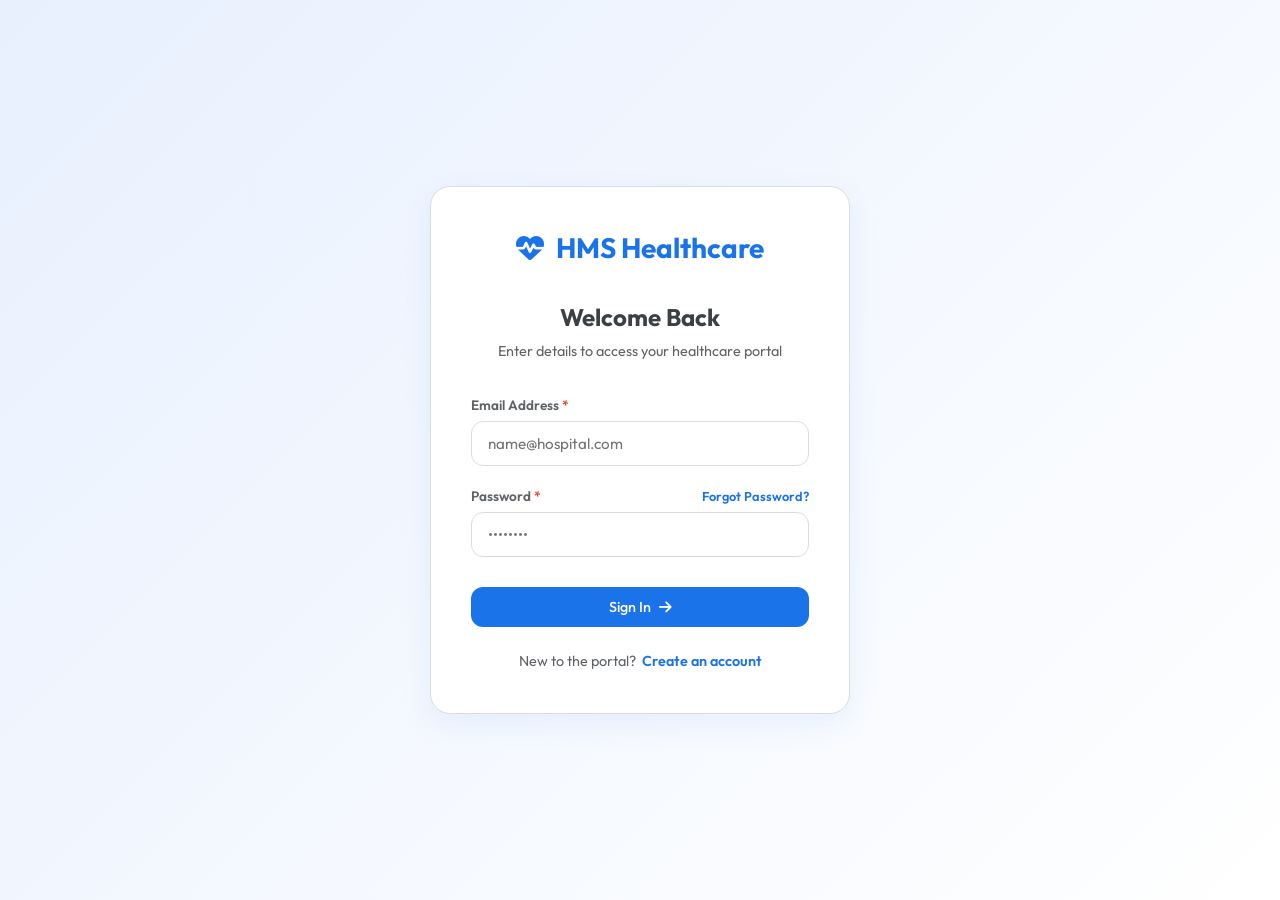
<file: frontend/index.html>
<!DOCTYPE html>
<html lang="en">
<head>
    <meta charset="UTF-8">
    <meta name="viewport" content="width=device-width, initial-scale=1.0">
    <title>HMS Healthcare - Portal Login & Registration</title>
    
    <!-- External stylesheet links -->
    <link rel="stylesheet" href="https://cdnjs.cloudflare.com/ajax/libs/font-awesome/6.4.0/css/all.min.css">
    <link rel="stylesheet" href="css/main.css">
    <link rel="stylesheet" href="css/components.css">
    <link rel="stylesheet" href="css/responsive.css">

    <style>
        body {
            background: linear-gradient(135deg, #e8f0fe 0%, #ffffff 100%);
            display: flex;
            align-items: center;
            justify-content: center;
            min-height: 100vh;
        }

        .auth-container {
            width: 100%;
            max-width: 460px;
            padding: 20px;
        }

        .auth-card {
            background-color: var(--card-bg);
            border-radius: 20px;
            box-shadow: 0 10px 30px rgba(26, 115, 232, 0.08);
            border: 1px solid var(--border-color);
            padding: 40px;
            overflow: hidden;
            position: relative;
            transition: var(--transition);
        }

        .auth-logo {
            display: flex;
            align-items: center;
            justify-content: center;
            gap: 12px;
            font-size: 1.75rem;
            font-weight: 700;
            color: var(--primary-color);
            margin-bottom: 30px;
        }

        .auth-header {
            text-align: center;
            margin-bottom: 32px;
        }

        .auth-header h2 {
            font-size: 1.5rem;
            font-weight: 700;
            color: var(--text-color);
        }

        .auth-header p {
            color: var(--text-muted);
            margin-top: 6px;
            font-size: 0.9rem;
        }

        .form-switcher {
            display: flex;
            justify-content: center;
            margin-top: 24px;
            font-size: 0.9rem;
            color: var(--text-muted);
            gap: 6px;
        }

        .form-switcher a {
            color: var(--primary-color);
            font-weight: 600;
            cursor: pointer;
        }

        /* Toggle modes */
        .auth-card #signup-section,
        .auth-card #forgot-section {
            display: none;
        }

        .auth-card.signup-mode #login-section,
        .auth-card.signup-mode #forgot-section {
            display: none;
        }

        .auth-card.signup-mode #signup-section {
            display: block;
        }

        .auth-card.forgot-mode #login-section,
        .auth-card.forgot-mode #signup-section {
            display: none;
        }

        .auth-card.forgot-mode #forgot-section {
            display: block;
        }
    </style>
</head>
<body>

    <div class="auth-container">
        <div class="auth-card" id="auth-card-panel">
            <div class="auth-logo">
                <i class="fas fa-heartbeat"></i>
                <span>HMS Healthcare</span>
            </div>

            <!-- Login Section -->
            <div id="login-section">
                <div class="auth-header">
                    <h2>Welcome Back</h2>
                    <p>Enter details to access your healthcare portal</p>
                </div>
                <form id="login-form">
                    <div class="form-group">
                        <label class="required" for="login-email">Email Address</label>
                        <input type="email" id="login-email" class="form-control" placeholder="name@hospital.com" required>
                    </div>
                    <div class="form-group">
                        <div style="display: flex; justify-content: space-between; align-items: center; margin-bottom: 6px;">
                            <label class="required" for="login-password" style="margin-bottom: 0;">Password</label>
                            <a onclick="$('#auth-card-panel').addClass('forgot-mode').removeClass('signup-mode')" style="font-size: 0.8rem; color: var(--primary-color); font-weight: 600; cursor: pointer; text-decoration: none;">Forgot Password?</a>
                        </div>
                        <input type="password" id="login-password" class="form-control" placeholder="••••••••" required>
                    </div>
                    <button type="submit" class="btn btn-primary w-100" style="margin-top: 10px;">
                        <span>Sign In</span> <i class="fas fa-arrow-right"></i>
                    </button>
                </form>
                <div class="form-switcher">
                    <span>New to the portal?</span>
                    <a onclick="$('#auth-card-panel').addClass('signup-mode').removeClass('forgot-mode')">Create an account</a>
                </div>
            </div>

            <!-- Signup Section -->
            <div id="signup-section">
                <div class="auth-header">
                    <h2>Get Started</h2>
                    <p>Register a new portal account in seconds</p>
                </div>
                <form id="signup-form">
                    <div class="form-group">
                        <label class="required" for="signup-name">Full Name</label>
                        <input type="text" id="signup-name" class="form-control" placeholder="John Doe" required>
                    </div>
                    <div class="form-group">
                        <label class="required" for="signup-email">Email Address</label>
                        <input type="email" id="signup-email" class="form-control" placeholder="john@example.com" required>
                    </div>
                    <div class="form-row">
                        <div class="form-group">
                            <label class="required" for="signup-password">Password</label>
                            <input type="password" id="signup-password" class="form-control" placeholder="••••••••" required>
                        </div>
                        <div class="form-group">
                            <label class="required" for="signup-confirm-password">Confirm Password</label>
                            <input type="password" id="signup-confirm-password" class="form-control" placeholder="••••••••" required>
                        </div>
                    </div>
                    <div class="form-group">
                        <label class="required" for="signup-role">Portal Role</label>
                        <select id="signup-role" class="form-control" required>
                            <option value="" disabled selected>Select Account Type</option>
                            <option value="ADMIN">System Administrator</option>
                            <option value="DOCTOR">Medical Practitioner (Doctor)</option>
                            <option value="PATIENT">Patient Profile</option>
                            <option value="RECEPTIONIST">Reception Desk Operator</option>
                        </select>
                    </div>
                    <button type="submit" class="btn btn-primary w-100" style="margin-top: 10px;">
                        <span>Register</span> <i class="fas fa-user-plus"></i>
                    </button>
                </form>
                <div class="form-switcher">
                    <span>Already have an account?</span>
                    <a onclick="$('#auth-card-panel').removeClass('signup-mode forgot-mode')">Sign in instead</a>
                </div>
            </div>

            <!-- Forgot Password Section -->
            <div id="forgot-section">
                <div class="auth-header">
                    <h2>Reset Password</h2>
                    <p>Enter email and set your new password</p>
                </div>
                <form id="forgot-form">
                    <div class="form-group">
                        <label class="required" for="forgot-email">Email Address</label>
                        <input type="email" id="forgot-email" class="form-control" placeholder="name@hospital.com" required>
                    </div>
                    <div class="form-group">
                        <label class="required" for="forgot-password">New Password</label>
                        <input type="password" id="forgot-password" class="form-control" placeholder="••••••••" required>
                    </div>
                    <div class="form-group">
                        <label class="required" for="forgot-confirm-password">Confirm New Password</label>
                        <input type="password" id="forgot-confirm-password" class="form-control" placeholder="••••••••" required>
                    </div>
                    <button type="submit" class="btn btn-primary w-100" style="margin-top: 10px;">
                        <span>Reset Password</span> <i class="fas fa-key"></i>
                    </button>
                </form>
                <div class="form-switcher">
                    <span>Remembered your password?</span>
                    <a onclick="$('#auth-card-panel').removeClass('signup-mode forgot-mode')">Sign in instead</a>
                </div>
            </div>
        </div>
    </div>

    <!-- Global Toast Container -->
    <div class="toast-container" id="toast-container"></div>

    <!-- Script imports -->
    <script src="https://code.jquery.com/jquery-3.7.1.min.js"></script>
    <script src="js/api.js"></script>
    <script src="js/app.js"></script>
    <script src="js/auth.js"></script>
</body>
</html>
</file>
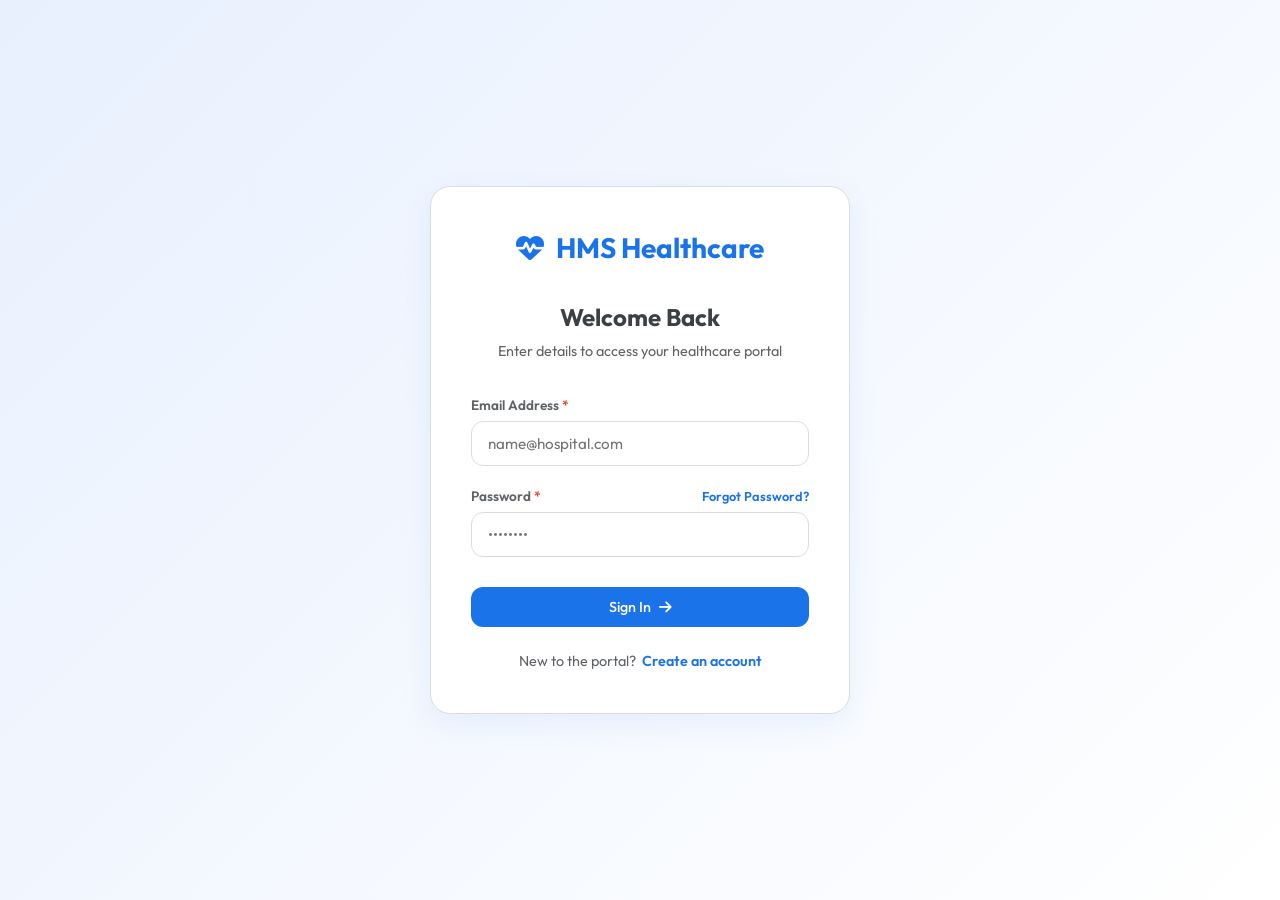
<file: frontend/pages/admin-dashboard.html>
<!DOCTYPE html>
<html lang="en">
<head>
    <meta charset="UTF-8">
    <meta name="viewport" content="width=device-width, initial-scale=1.0">
    <title>HMS - Admin Dashboard</title>
    <link rel="stylesheet" href="https://cdnjs.cloudflare.com/ajax/libs/font-awesome/6.4.0/css/all.min.css">
    <link rel="stylesheet" href="../css/main.css">
    <link rel="stylesheet" href="../css/components.css">
    <link rel="stylesheet" href="../css/responsive.css">
</head>
<body>

    <div id="app-layout-root">
        <div class="view-header">
            <div class="view-title">
                <h1>System Administrator Dashboard</h1>
                <p>Welcome back! Here is an overview of the hospital system status.</p>
            </div>
            <div class="view-actions">
                <a href="users.html" class="btn btn-primary"><i class="fas fa-plus"></i> Manage Users</a>
                <a href="departments.html" class="btn btn-secondary"><i class="fas fa-hospital"></i> Manage Depts</a>
            </div>
        </div>

        <!-- Statistics grid -->
        <div class="card-grid">
            <div class="card stat-card">
                <div class="stat-info">
                    <h3>Total Appts</h3>
                    <p id="stat-total-appointments">-</p>
                </div>
                <div class="stat-icon primary">
                    <i class="fas fa-calendar-alt"></i>
                </div>
            </div>
            <div class="card stat-card">
                <div class="stat-info">
                    <h3>Active Depts</h3>
                    <p id="stat-active-departments">-</p>
                </div>
                <div class="stat-icon success">
                    <i class="fas fa-hospital-user"></i>
                </div>
            </div>
            <div class="card stat-card">
                <div class="stat-info">
                    <h3>Doctors</h3>
                    <p id="stat-total-doctors">-</p>
                </div>
                <div class="stat-icon warning">
                    <i class="fas fa-user-md"></i>
                </div>
            </div>
            <div class="card stat-card">
                <div class="stat-info">
                    <h3>Total Income</h3>
                    <p id="stat-total-revenue">$0</p>
                </div>
                <div class="stat-icon danger">
                    <i class="fas fa-wallet"></i>
                </div>
            </div>
        </div>

        <!-- Dashboard Content Grid -->
        <div style="display: grid; grid-template-columns: 2fr 1fr; gap: 32px; margin-top: 32px;" class="form-row">
            <!-- Recent Appointments Table -->
            <div class="card">
                <div style="display: flex; justify-content: space-between; align-items: center; margin-bottom: 20px;">
                    <h2 style="font-size: 1.1rem; font-weight: 700;">Recent Appointments</h2>
                    <a href="appointments.html" class="btn btn-secondary" style="padding: 6px 12px; font-size: 0.8rem;">View All</a>
                </div>
                <div class="table-responsive">
                    <table class="custom-table">
                        <thead>
                            <tr>
                                <th>Patient</th>
                                <th>Doctor</th>
                                <th>Date & Time</th>
                                <th>Status</th>
                            </tr>
                        </thead>
                        <tbody id="admin-recent-appointments-body">
                            <tr>
                                <td colspan="4" class="text-center">
                                    <div class="spinner" style="margin: 20px auto;"></div>
                                </td>
                            </tr>
                        </tbody>
                    </table>
                </div>
            </div>

            <!-- Quick Action & System overview -->
            <div class="card" style="display: flex; flex-direction: column; gap: 20px;">
                <h2 style="font-size: 1.1rem; font-weight: 700;">Quick Actions</h2>
                <div style="display: flex; flex-direction: column; gap: 12px;">
                    <a href="users.html" class="btn btn-secondary" style="justify-content: flex-start; text-align: left;">
                        <i class="fas fa-user-plus text-primary"></i> Register Doctor / Staff
                    </a>
                    <a href="bills.html" class="btn btn-secondary" style="justify-content: flex-start; text-align: left;">
                        <i class="fas fa-file-invoice text-success"></i> Create New Billing Invoice
                    </a>
                    <a href="notifications.html" class="btn btn-secondary" style="justify-content: flex-start; text-align: left;">
                        <i class="fas fa-bullhorn text-warning"></i> Send Broadcast Announcement
                    </a>
                </div>
                <hr style="border: 0; border-top: 1px solid var(--border-color);">
                <div>
                    <h3 style="font-size: 0.9rem; font-weight: 600; margin-bottom: 12px; color: var(--text-muted);">Quick Portal Notes</h3>
                    <p style="font-size: 0.85rem; color: var(--text-muted); line-height: 1.6;">
                        As system admin, you have access to create and modify departments, manage accounts for patients, doctors, and receptionist profiles, view and filter all logs, generate billing receipts and check delivery reports.
                    </p>
                </div>
            </div>
        </div>
    </div>

    <script src="https://code.jquery.com/jquery-3.7.1.min.js"></script>
    <script src="../js/api.js"></script>
    <script src="../js/auth.js"></script>
    <script src="../js/app.js"></script>
    <script src="../js/dashboard.js"></script>
</body>
</html>
</file>
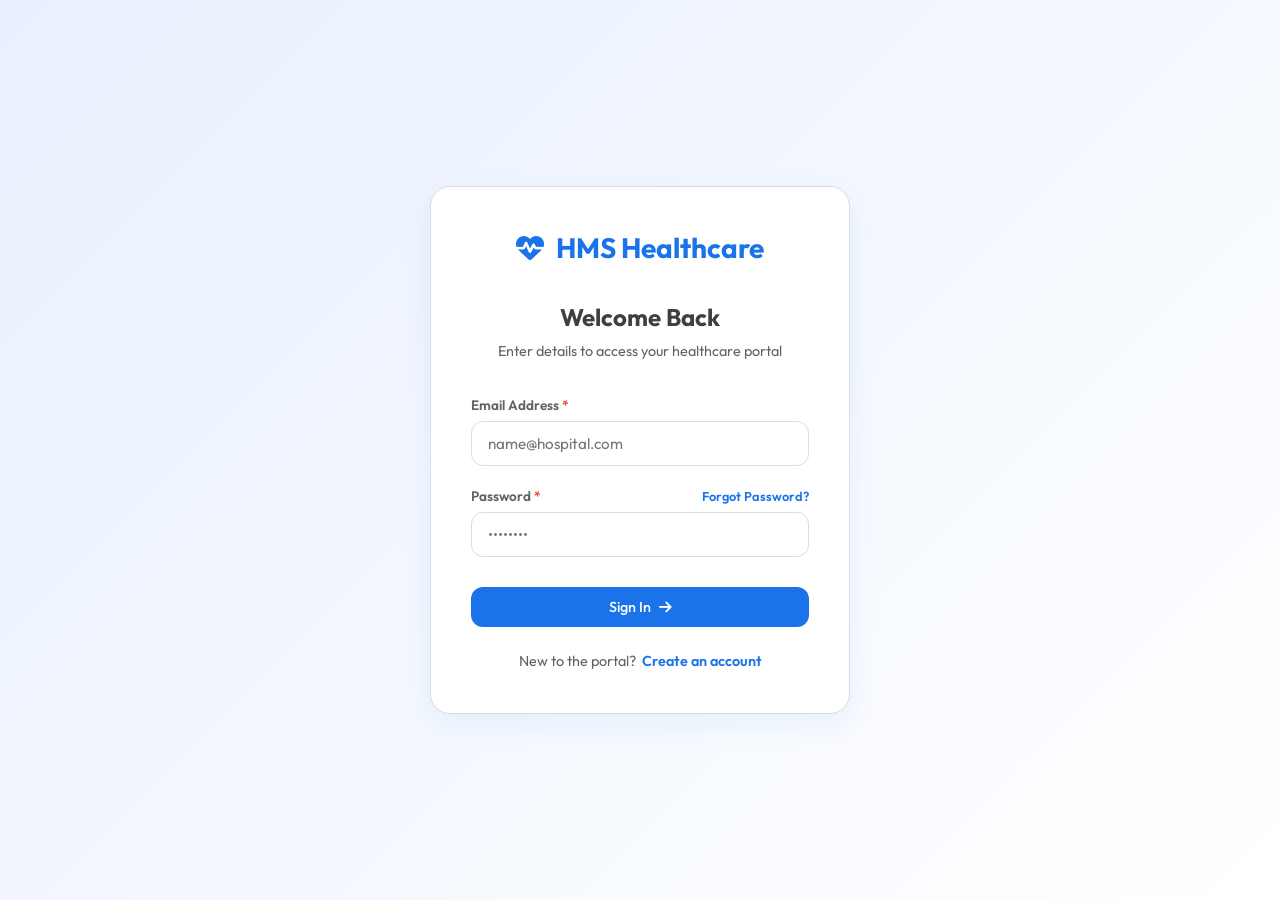
<file: frontend/pages/appointments.html>
<!DOCTYPE html>
<html lang="en">
<head>
    <meta charset="UTF-8">
    <meta name="viewport" content="width=device-width, initial-scale=1.0">
    <title>HMS - Appointments Scheduler</title>
    <link rel="stylesheet" href="https://cdnjs.cloudflare.com/ajax/libs/font-awesome/6.4.0/css/all.min.css">
    <link rel="stylesheet" href="../css/main.css">
    <link rel="stylesheet" href="../css/components.css">
    <link rel="stylesheet" href="../css/responsive.css">
</head>
<body>

    <div id="app-layout-root">
        <div class="view-header">
            <div class="view-title">
                <h1>Hospital Appointments</h1>
                <p>Register schedules, select departments, check statuses, and manage hours.</p>
            </div>
            <div class="view-actions">
                <button class="btn btn-primary" id="btn-open-book-modal"><i class="fas fa-calendar-plus"></i> Book Appointment</button>
            </div>
        </div>

        <!-- Filters section -->
        <div class="card" style="margin-bottom: 24px;">
            <div style="display: grid; grid-template-columns: 2fr 1fr 1fr; gap: 16px;" class="form-row">
                <div class="form-group" style="margin-bottom:0;">
                    <label for="filter-search-name">Search by Patient/Doctor</label>
                    <input type="text" id="filter-search-name" class="form-control" placeholder="Search names...">
                </div>
                <div class="form-group" style="margin-bottom:0;">
                    <label for="filter-status-select">Status Filter</label>
                    <select id="filter-status-select" class="form-control">
                        <option value="">All Statuses</option>
                        <option value="SCHEDULED">Scheduled</option>
                        <option value="COMPLETED">Completed</option>
                        <option value="CANCELLED">Cancelled</option>
                        <option value="RESCHEDULED">Rescheduled</option>
                    </select>
                </div>
                <div class="form-group" style="margin-bottom:0; display:flex; align-items:flex-end;">
                    <button class="btn btn-secondary w-100" id="btn-clear-filters"><i class="fas fa-undo"></i> Reset Filters</button>
                </div>
            </div>
        </div>

        <!-- Appointments Table list -->
        <div class="card">
            <div class="table-responsive">
                <table class="custom-table">
                    <thead>
                        <tr>
                            <th>ID</th>
                            <th>Patient Name</th>
                            <th>Doctor / Department</th>
                            <th>Appointment Date & Time</th>
                            <th>Reason</th>
                            <th>Status</th>
                            <th>Actions</th>
                        </tr>
                    </thead>
                    <tbody id="appointments-table-body">
                        <tr>
                            <td colspan="7" class="text-center"><div class="spinner" style="margin: 20px auto;"></div></td>
                        </tr>
                    </tbody>
                </table>
            </div>
        </div>

        <!-- Book/Reschedule Appointment Modal -->
        <div class="modal-overlay" id="appointment-modal">
            <div class="modal-content">
                <div class="modal-header">
                    <h2 id="modal-appointment-title">Schedule Appointment</h2>
                    <button class="modal-close" onclick="closeModal('appointment-modal')">&times;</button>
                </div>
                <form id="appointment-form">
                    <input type="hidden" id="app-edit-id">
                    <div class="modal-body">
                        <!-- Patient Select Group (Hidden for patient users) -->
                        <div class="form-group" id="app-patient-group">
                            <label class="required" for="app-patient-select">Patient Profile</label>
                            <select id="app-patient-select" class="form-control">
                                <option value="" disabled selected>Select Patient</option>
                            </select>
                        </div>

                        <!-- Department Select -->
                        <div class="form-group">
                            <label class="required" for="app-dept-select">Department</label>
                            <select id="app-dept-select" class="form-control" required>
                                <option value="" disabled selected>Select Department</option>
                            </select>
                        </div>

                        <!-- Doctor Select -->
                        <div class="form-group">
                            <label class="required" for="app-doc-select">Assigned Doctor</label>
                            <select id="app-doc-select" class="form-control" required>
                                <option value="" disabled selected>Select Practitioner</option>
                            </select>
                        </div>

                        <!-- Date Time Picker -->
                        <div class="form-group">
                            <label class="required" for="app-date">Date & Time of Consultation</label>
                            <input type="datetime-local" id="app-date" class="form-control" required>
                        </div>

                        <!-- Reason -->
                        <div class="form-group">
                            <label class="required" for="app-reason">Reason for Visit</label>
                            <input type="text" id="app-reason" class="form-control" placeholder="Routine general health checkup" required>
                        </div>

                        <!-- Notes -->
                        <div class="form-group">
                            <label for="app-notes">Special Notes / Warnings</label>
                            <textarea id="app-notes" class="form-control" rows="3" placeholder="Blood pressure, headaches, follow-up, etc."></textarea>
                        </div>
                    </div>
                    <div class="modal-footer">
                        <button type="button" class="btn btn-secondary" onclick="closeModal('appointment-modal')">Cancel</button>
                        <button type="submit" class="btn btn-primary">Save Appointment Slot</button>
                    </div>
                </form>
            </div>
        </div>
    </div>

    <script src="https://code.jquery.com/jquery-3.7.1.min.js"></script>
    <script src="../js/api.js"></script>
    <script src="../js/auth.js"></script>
    <script src="../js/app.js"></script>
    <script src="../js/appointments.js"></script>
</body>
</html>
</file>
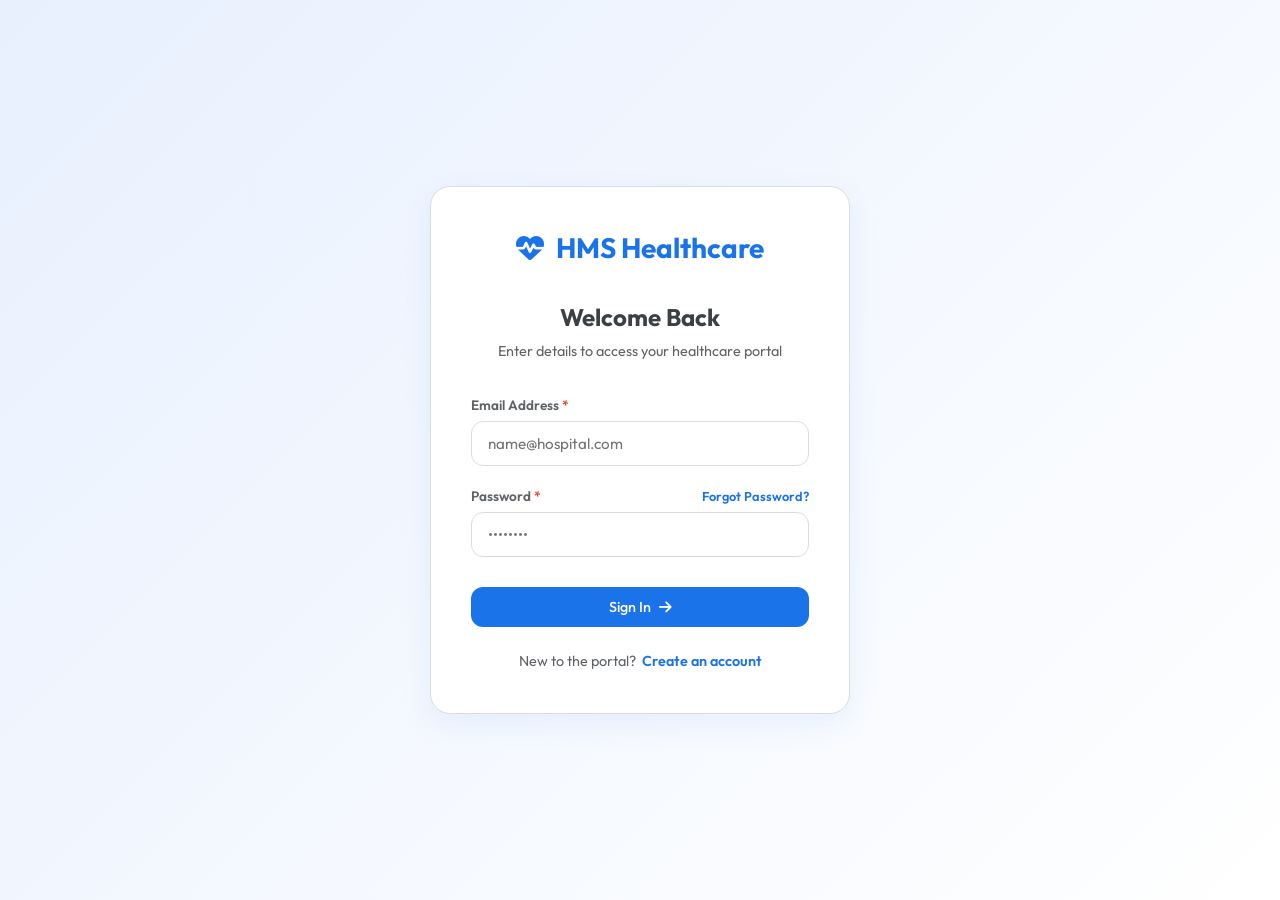
<file: frontend/pages/bills.html>
<!DOCTYPE html>
<html lang="en">
<head>
    <meta charset="UTF-8">
    <meta name="viewport" content="width=device-width, initial-scale=1.0">
    <title>HMS - Billing & Invoices</title>
    <link rel="stylesheet" href="https://cdnjs.cloudflare.com/ajax/libs/font-awesome/6.4.0/css/all.min.css">
    <link rel="stylesheet" href="../css/main.css">
    <link rel="stylesheet" href="../css/components.css">
    <link rel="stylesheet" href="../css/responsive.css">
</head>
<body>

    <div id="app-layout-root">
        <div class="view-header">
            <div class="view-title">
                <h1>Hospital Invoices & Billing</h1>
                <p>Register consultation charges, medicine fees, laboratory costs, and record payments.</p>
            </div>
            <div class="view-actions">
                <button class="btn btn-primary role-only" id="admin-create-bill-btn" style="display:none;"><i class="fas fa-file-invoice-dollar"></i> Create Bill Invoice</button>
            </div>
        </div>

        <!-- Filter Card -->
        <div class="card" style="margin-bottom: 24px;">
            <div style="display: grid; grid-template-columns: 2fr 1fr 1fr; gap: 16px;" class="form-row">
                <div class="form-group" style="margin-bottom:0;">
                    <label for="filter-bill-search">Search by Invoice Number / Patient Name</label>
                    <input type="text" id="filter-bill-search" class="form-control" placeholder="Search bills...">
                </div>
                <div class="form-group" style="margin-bottom:0;">
                    <label for="filter-bill-status">Status</label>
                    <select id="filter-bill-status" class="form-control">
                        <option value="">All Invoices</option>
                        <option value="PENDING">Pending</option>
                        <option value="PARTIAL">Partial Payment</option>
                        <option value="PAID">Paid In Full</option>
                        <option value="CANCELLED">Cancelled</option>
                    </select>
                </div>
                <div class="form-group" style="margin-bottom:0; display:flex; align-items:flex-end;">
                    <button class="btn btn-secondary w-100" id="btn-clear-bill-filters"><i class="fas fa-undo"></i> Reset Filters</button>
                </div>
            </div>
        </div>

        <!-- Invoices List Table -->
        <div class="card">
            <div class="table-responsive">
                <table class="custom-table">
                    <thead>
                        <tr>
                            <th>Invoice No</th>
                            <th>Patient Name</th>
                            <th>Itemized Breakdown</th>
                            <th>Total Amt</th>
                            <th>Paid</th>
                            <th>Balance</th>
                            <th>Status</th>
                            <th>Actions</th>
                        </tr>
                    </thead>
                    <tbody id="bills-table-body">
                        <tr>
                            <td colspan="8" class="text-center"><div class="spinner" style="margin: 20px auto;"></div></td>
                        </tr>
                    </tbody>
                </table>
            </div>
        </div>

        <!-- Create/Edit Bill Modal -->
        <div class="modal-overlay" id="bill-modal">
            <div class="modal-content">
                <div class="modal-header">
                    <h2 id="modal-bill-title">Create Invoice</h2>
                    <button class="modal-close" onclick="closeModal('bill-modal')">&times;</button>
                </div>
                <form id="bill-form">
                    <input type="hidden" id="bill-edit-id">
                    <div class="modal-body">
                        <!-- Patient Select -->
                        <div class="form-group">
                            <label class="required" for="bill-patient-select">Patient Profile</label>
                            <select id="bill-patient-select" class="form-control" required>
                                <option value="" disabled selected>Select Patient</option>
                            </select>
                        </div>

                        <!-- Itemized Charges -->
                        <div class="form-row">
                            <div class="form-group">
                                <label class="required" for="bill-consult-charges">Consultation Fee ($)</label>
                                <input type="number" id="bill-consult-charges" class="form-control" min="0" value="0" required>
                            </div>
                            <div class="form-group">
                                <label class="required" for="bill-med-charges">Pharmacy/Medication ($)</label>
                                <input type="number" id="bill-med-charges" class="form-control" min="0" value="0" required>
                            </div>
                        </div>
                        <div class="form-row">
                            <div class="form-group">
                                <label class="required" for="bill-test-charges">Lab/Diagnostic Tests ($)</label>
                                <input type="number" id="bill-test-charges" class="form-control" min="0" value="0" required>
                            </div>
                            <div class="form-group">
                                <label class="required" for="bill-other-charges">Ward/Other Charges ($)</label>
                                <input type="number" id="bill-other-charges" class="form-control" min="0" value="0" required>
                            </div>
                        </div>

                        <!-- Notes -->
                        <div class="form-group">
                            <label for="bill-notes">Invoice Remarks</label>
                            <textarea id="bill-notes" class="form-control" rows="2" placeholder="Includes general checkup, blood panel test..."></textarea>
                        </div>
                    </div>
                    <div class="modal-footer">
                        <button type="button" class="btn btn-secondary" onclick="closeModal('bill-modal')">Cancel</button>
                        <button type="submit" class="btn btn-primary">Generate Invoice</button>
                    </div>
                </form>
            </div>
        </div>

        <!-- View Bill Payments & Pay Modal -->
        <div class="modal-overlay" id="payment-modal">
            <div class="modal-content" style="max-width: 650px;">
                <div class="modal-header">
                    <h2>Invoice Payment Details</h2>
                    <button class="modal-close" onclick="closeModal('payment-modal')">&times;</button>
                </div>
                <div class="modal-body" style="display:flex; flex-direction:column; gap:24px;">
                    <!-- Invoice Summary Box -->
                    <div style="background-color: var(--bg-color); padding: 20px; border-radius: var(--border-radius); border:1px solid var(--border-color);" id="payment-invoice-summary-box">
                        <div class="spinner" style="margin:0 auto;"></div>
                    </div>

                    <!-- Payment Logs list -->
                    <div>
                        <h3 style="font-size:1rem; font-weight:700; margin-bottom:12px;"><i class="fas fa-receipt text-primary"></i> Previous Transaction Logs</h3>
                        <div class="table-responsive">
                            <table class="custom-table" style="font-size:0.85rem;">
                                <thead>
                                    <tr>
                                        <th>Date</th>
                                        <th>Method</th>
                                        <th>Transaction ID</th>
                                        <th>Amount</th>
                                    </tr>
                                </thead>
                                <tbody id="payment-history-body">
                                    <tr>
                                        <td colspan="4" class="text-center">No transactions recorded</td>
                                    </tr>
                                </tbody>
                            </table>
                        </div>
                    </div>

                    <!-- Record Payment Form (Hidden for fully paid bills) -->
                    <div id="payment-input-form-section">
                        <h3 style="font-size:1rem; font-weight:700; margin-bottom:16px;"><i class="fas fa-credit-card text-success"></i> Pay Invoice Balance</h3>
                        <form id="record-payment-form">
                            <input type="hidden" id="pay-bill-id">
                            <div class="form-row">
                                <div class="form-group">
                                    <label class="required" for="pay-amount">Amount to Pay ($)</label>
                                    <input type="number" id="pay-amount" class="form-control" step="0.01" min="0.01" required>
                                </div>
                                <div class="form-group">
                                    <label class="required" for="pay-method">Payment Method</label>
                                    <select id="pay-method" class="form-control" required>
                                        <option value="CARD">Credit/Debit Card</option>
                                        <option value="CASH">Cash Payment</option>
                                        <option value="UPI">UPI Transfer</option>
                                        <option value="BANK_TRANSFER">Bank Direct Wire</option>
                                        <option value="CHEQUE">Bank Cheque</option>
                                    </select>
                                </div>
                            </div>
                            <div class="form-group">
                                <label class="required" for="pay-txn-id">Transaction / Reference ID</label>
                                <input type="text" id="pay-txn-id" class="form-control" placeholder="TXN-9821389" required>
                            </div>
                            <div class="form-group">
                                <label for="pay-remarks">Remarks</label>
                                <input type="text" id="pay-remarks" class="form-control" placeholder="Optional notes...">
                            </div>
                            <button type="submit" class="btn btn-primary w-100"><i class="fas fa-check"></i> Submit Transaction</button>
                        </form>
                    </div>
                </div>
            </div>
        </div>
    </div>

    <script src="https://code.jquery.com/jquery-3.7.1.min.js"></script>
    <script src="../js/api.js"></script>
    <script src="../js/auth.js"></script>
    <script src="../js/app.js"></script>
    <script src="../js/bills.js"></script>
</body>
</html>
</file>
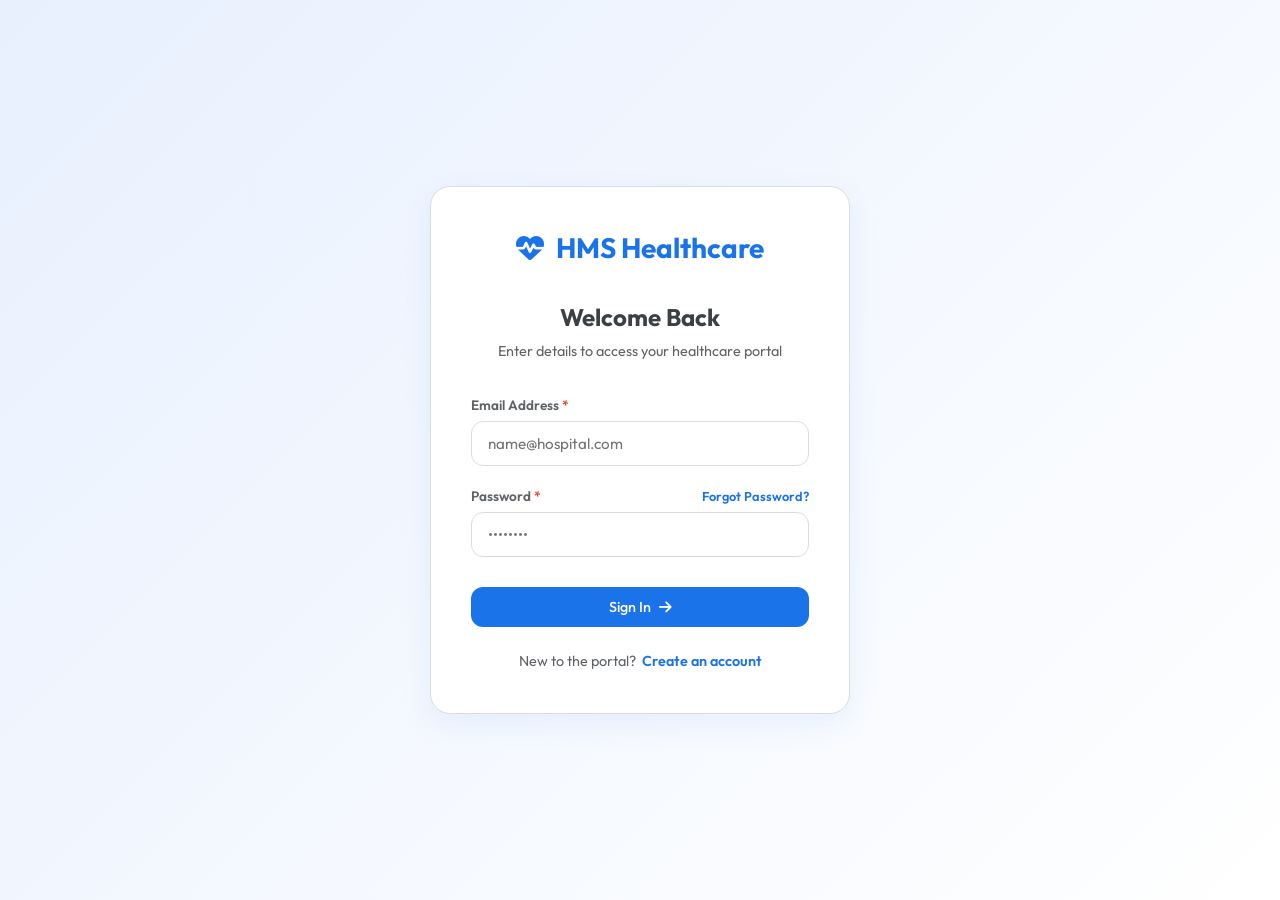
<file: frontend/pages/departments.html>
<!DOCTYPE html>
<html lang="en">
<head>
    <meta charset="UTF-8">
    <meta name="viewport" content="width=device-width, initial-scale=1.0">
    <title>HMS - Departments</title>
    <link rel="stylesheet" href="https://cdnjs.cloudflare.com/ajax/libs/font-awesome/6.4.0/css/all.min.css">
    <link rel="stylesheet" href="../css/main.css">
    <link rel="stylesheet" href="../css/components.css">
    <link rel="stylesheet" href="../css/responsive.css">
</head>
<body>

    <div id="app-layout-root">
        <div class="view-header">
            <div class="view-title">
                <h1>Hospital Departments</h1>
                <p>Browse active departments, head of services, and desk contact records.</p>
            </div>
            <div class="view-actions">
                <button class="btn btn-primary role-only" id="admin-add-dept-btn" style="display:none;"><i class="fas fa-plus"></i> Create Department</button>
            </div>
        </div>

        <!-- Departments List Table -->
        <div class="card">
            <div class="table-responsive">
                <table class="custom-table">
                    <thead>
                        <tr>
                            <th>Dept ID</th>
                            <th>Department Name</th>
                            <th>Description</th>
                            <th>Contact Extension</th>
                            <th>Head of Department</th>
                            <th>Service Status</th>
                            <th class="dept-action-header" style="display:none;">Actions</th>
                        </tr>
                    </thead>
                    <tbody id="departments-table-body">
                        <tr>
                            <td colspan="7" class="text-center"><div class="spinner" style="margin: 20px auto;"></div></td>
                        </tr>
                    </tbody>
                </table>
            </div>
        </div>

        <!-- Create/Edit Department Modal -->
        <div class="modal-overlay" id="department-modal">
            <div class="modal-content">
                <div class="modal-header">
                    <h2 id="modal-dept-title">Create Hospital Department</h2>
                    <button class="modal-close" onclick="closeModal('department-modal')">&times;</button>
                </div>
                <form id="department-form">
                    <input type="hidden" id="dept-edit-id">
                    <div class="modal-body">
                        <div class="form-group">
                            <label class="required" for="dept-name">Department Name</label>
                            <input type="text" id="dept-name" class="form-control" placeholder="e.g. Cardiology" required>
                        </div>
                        <div class="form-group">
                            <label class="required" for="dept-desc">Description</label>
                            <textarea id="dept-desc" class="form-control" rows="3" placeholder="Primary heart disease diagnostics and surgery services..." required></textarea>
                        </div>
                        <div class="form-row">
                            <div class="form-group">
                                <label class="required" for="dept-phone">Contact Phone / Ext</label>
                                <input type="text" id="dept-phone" class="form-control" placeholder="+1-800-123-4567" required>
                            </div>
                            <div class="form-group">
                                <label class="required" for="dept-head">Head of Department (HOD)</label>
                                <input type="text" id="dept-head" class="form-control" placeholder="Dr. Sarah Johnson" required>
                            </div>
                        </div>
                        <div class="form-group">
                            <label for="dept-active">Active Service Status</label>
                            <select id="dept-active" class="form-control">
                                <option value="true">Active Operational</option>
                                <option value="false">Temporarily Disabled</option>
                            </select>
                        </div>
                    </div>
                    <div class="modal-footer">
                        <button type="button" class="btn btn-secondary" onclick="closeModal('department-modal')">Cancel</button>
                        <button type="submit" class="btn btn-primary">Save Department</button>
                    </div>
                </form>
            </div>
        </div>
    </div>

    <script src="https://code.jquery.com/jquery-3.7.1.min.js"></script>
    <script src="../js/api.js"></script>
    <script src="../js/auth.js"></script>
    <script src="../js/app.js"></script>
    <script src="../js/departments.js"></script>
</body>
</html>
</file>
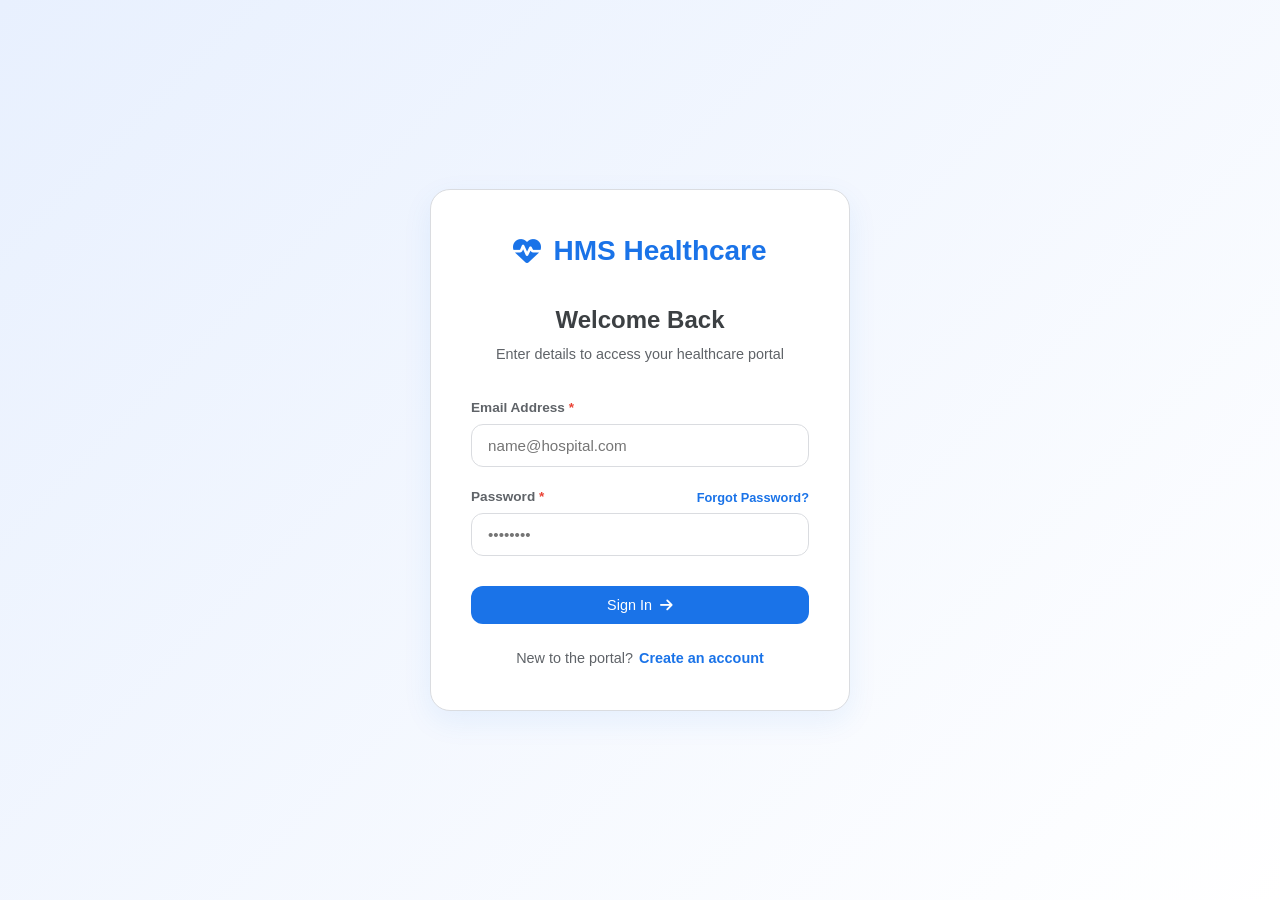
<file: frontend/pages/doctor-dashboard.html>
<!DOCTYPE html>
<html lang="en">
<head>
    <meta charset="UTF-8">
    <meta name="viewport" content="width=device-width, initial-scale=1.0">
    <title>HMS - Doctor Dashboard</title>
    <link rel="stylesheet" href="https://cdnjs.cloudflare.com/ajax/libs/font-awesome/6.4.0/css/all.min.css">
    <link rel="stylesheet" href="../css/main.css">
    <link rel="stylesheet" href="../css/components.css">
    <link rel="stylesheet" href="../css/responsive.css">
</head>
<body>

    <div id="app-layout-root">
        <div class="view-header">
            <div class="view-title">
                <h1>Practitioner Dashboard</h1>
                <p>Welcome back! Monitor your appointments, write prescriptions, and inspect patient records.</p>
            </div>
            <div class="view-actions">
                <a href="appointments.html" class="btn btn-primary"><i class="fas fa-calendar-check"></i> All Appointments</a>
            </div>
        </div>

        <!-- Stats grid -->
        <div class="card-grid">
            <div class="card stat-card">
                <div class="stat-info">
                    <h3>My Appointments</h3>
                    <p id="doctor-stat-appointments">-</p>
                </div>
                <div class="stat-icon primary">
                    <i class="fas fa-user-clock"></i>
                </div>
            </div>
            <div class="card stat-card">
                <div class="stat-info">
                    <h3>Medical Records</h3>
                    <p id="doctor-stat-records">-</p>
                </div>
                <div class="stat-icon success">
                    <i class="fas fa-notes-medical"></i>
                </div>
            </div>
            <div class="card stat-card">
                <div class="stat-info">
                    <h3>Prescriptions</h3>
                    <p id="doctor-stat-prescriptions">-</p>
                </div>
                <div class="stat-icon warning">
                    <i class="fas fa-prescription-bottle-alt"></i>
                </div>
            </div>
        </div>

        <!-- Appointment list card -->
        <div class="card" style="margin-top: 32px;">
            <div style="display: flex; justify-content: space-between; align-items: center; margin-bottom: 20px;">
                <h2 style="font-size: 1.1rem; font-weight: 700;">My Consultations Checklist</h2>
                <span id="doctor-assigned-id-lbl" class="badge badge-primary">Retrieving Practitioner Profile...</span>
            </div>
            
            <div class="table-responsive">
                <table class="custom-table">
                    <thead>
                        <tr>
                            <th>Patient ID & Name</th>
                            <th>Date / Time</th>
                            <th>Reason</th>
                            <th>Status</th>
                            <th>Actions</th>
                        </tr>
                    </thead>
                    <tbody id="doctor-appointments-body">
                        <tr>
                            <td colspan="5" class="text-center">
                                <div class="spinner" style="margin: 20px auto;"></div>
                            </td>
                        </tr>
                    </tbody>
                </table>
            </div>
        </div>

        <!-- Modal for consultation status & remarks update -->
        <div class="modal-overlay" id="consultation-modal">
            <div class="modal-content">
                <div class="modal-header">
                    <h2>Consulation Status Update</h2>
                    <button class="modal-close" onclick="closeModal('consultation-modal')">&times;</button>
                </div>
                <form id="consultation-form">
                    <input type="hidden" id="consult-app-id">
                    <div class="modal-body">
                        <div class="form-group">
                            <label class="required" for="consult-status">Appointment Status</label>
                            <select id="consult-status" class="form-control" required>
                                <option value="SCHEDULED">Scheduled</option>
                                <option value="COMPLETED">Completed</option>
                                <option value="RESCHEDULED">Rescheduled</option>
                                <option value="CANCELLED">Cancelled</option>
                            </select>
                        </div>
                        <div class="form-group">
                            <label for="consult-notes">Notes / Observations</label>
                            <textarea id="consult-notes" class="form-control" rows="4" placeholder="Patient details, follow-ups..."></textarea>
                        </div>
                    </div>
                    <div class="modal-footer">
                        <button type="button" class="btn btn-secondary" onclick="closeModal('consultation-modal')">Cancel</button>
                        <button type="submit" class="btn btn-primary">Save Consultation Changes</button>
                    </div>
                </form>
            </div>
        </div>
    </div>

    <script src="https://code.jquery.com/jquery-3.7.1.min.js"></script>
    <script src="../js/api.js"></script>
    <script src="../js/auth.js"></script>
    <script src="../js/app.js"></script>
    <script src="../js/dashboard.js"></script>
</body>
</html>
</file>
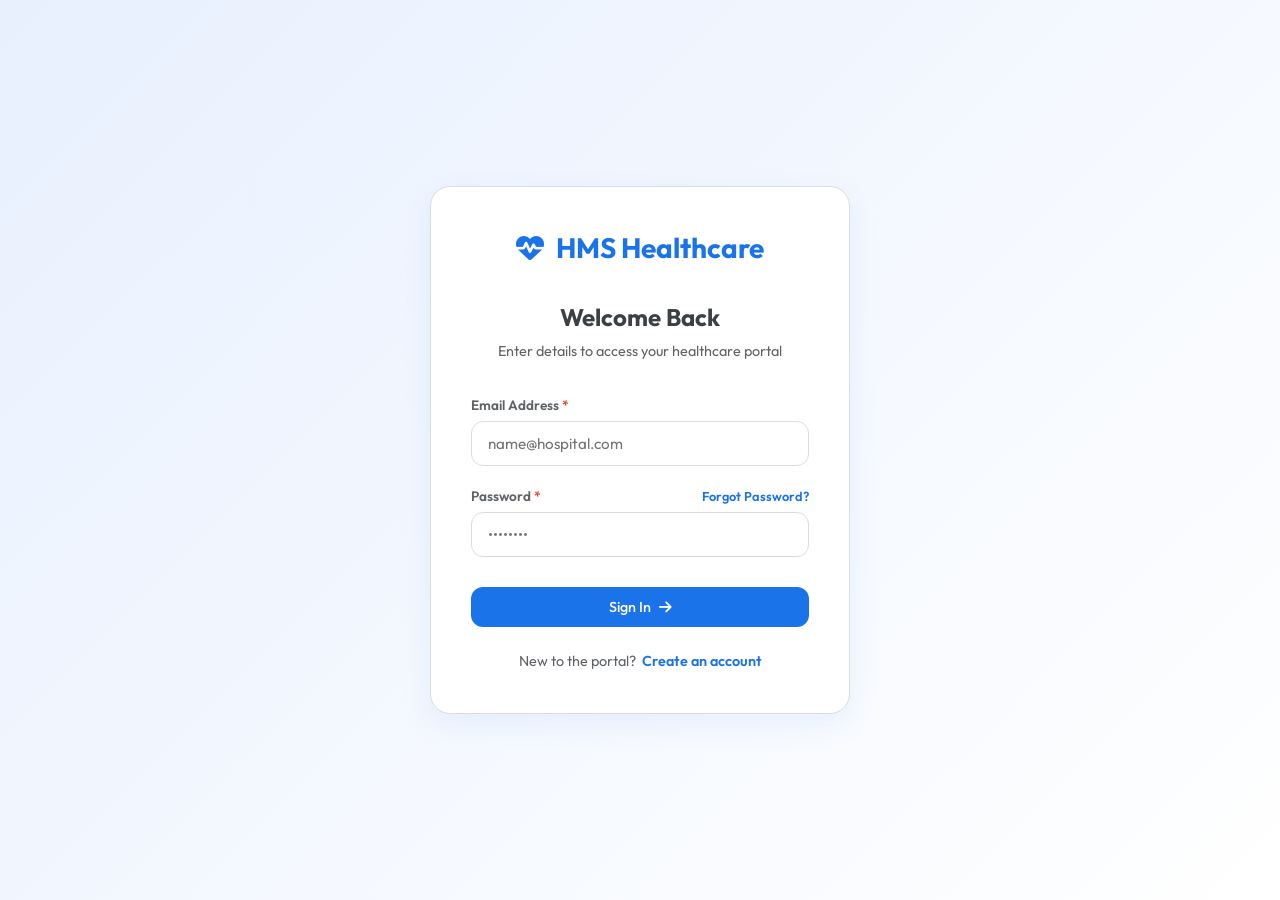
<file: frontend/pages/medical-records.html>
<!DOCTYPE html>
<html lang="en">
<head>
    <meta charset="UTF-8">
    <meta name="viewport" content="width=device-width, initial-scale=1.0">
    <title>HMS - Medical Records</title>
    <link rel="stylesheet" href="https://cdnjs.cloudflare.com/ajax/libs/font-awesome/6.4.0/css/all.min.css">
    <link rel="stylesheet" href="../css/main.css">
    <link rel="stylesheet" href="../css/components.css">
    <link rel="stylesheet" href="../css/responsive.css">
</head>
<body>

    <div id="app-layout-root">
        <div class="view-header">
            <div class="view-title">
                <h1>Patient Medical History</h1>
                <p>Track check-ups, vital signs, physical diagnostics, and treatment recommendations.</p>
            </div>
            <div class="view-actions">
                <button class="btn btn-primary role-only" id="doctor-add-record-btn" style="display:none;"><i class="fas fa-file-medical"></i> Add Diagnosis Record</button>
            </div>
        </div>

        <!-- Filter Card -->
        <div class="card" style="margin-bottom: 24px;">
            <div style="display: grid; grid-template-columns: 2fr 1fr; gap: 16px;" class="form-row">
                <div class="form-group" style="margin-bottom:0;">
                    <label for="filter-record-search">Search by Diagnosis / Patient Name</label>
                    <input type="text" id="filter-record-search" class="form-control" placeholder="Search records...">
                </div>
                <div class="form-group" style="margin-bottom:0; display:flex; align-items:flex-end;">
                    <button class="btn btn-secondary w-100" id="btn-clear-record-filters"><i class="fas fa-undo"></i> Clear Filters</button>
                </div>
            </div>
        </div>

        <!-- Records Grid or List -->
        <div style="display: flex; flex-direction: column; gap: 24px;" id="medical-records-list-container">
            <!-- Loading state -->
            <div class="card text-center"><div class="spinner" style="margin:20px auto;"></div></div>
        </div>

        <!-- Create/Edit Medical Record Modal -->
        <div class="modal-overlay" id="record-modal">
            <div class="modal-content" style="max-width: 700px;">
                <div class="modal-header">
                    <h2 id="modal-record-title">Create Medical Record</h2>
                    <button class="modal-close" onclick="closeModal('record-modal')">&times;</button>
                </div>
                <form id="record-form">
                    <input type="hidden" id="record-edit-id">
                    <div class="modal-body">
                        <!-- Patient & Appointment (Doctor sets) -->
                        <div class="form-row">
                            <div class="form-group">
                                <label class="required" for="record-patient-select">Patient Profile</label>
                                <select id="record-patient-select" class="form-control" required>
                                    <option value="" disabled selected>Select Patient</option>
                                </select>
                            </div>
                            <div class="form-group">
                                <label class="required" for="record-app-select">Related Appointment ID</label>
                                <select id="record-app-select" class="form-control" required>
                                    <option value="" disabled selected>Select Appointment Slot</option>
                                </select>
                            </div>
                        </div>

                        <!-- Vital Signs Row 1 -->
                        <div style="display: grid; grid-template-columns: 1fr 1fr 1fr; gap: 16px;">
                            <div class="form-group">
                                <label class="required" for="record-bp">Blood Pressure (mmHg)</label>
                                <input type="text" id="record-bp" class="form-control" placeholder="120/80" required>
                            </div>
                            <div class="form-group">
                                <label class="required" for="record-temp">Temperature (°F)</label>
                                <input type="text" id="record-temp" class="form-control" placeholder="98.6" required>
                            </div>
                            <div class="form-group">
                                <label class="required" for="record-hr">Heart Rate (bpm)</label>
                                <input type="text" id="record-hr" class="form-control" placeholder="72" required>
                            </div>
                        </div>

                        <!-- Vital Signs Row 2 -->
                        <div class="form-row">
                            <div class="form-group">
                                <label class="required" for="record-weight">Weight (kg)</label>
                                <input type="text" id="record-weight" class="form-control" placeholder="70" required>
                            </div>
                            <div class="form-group">
                                <label class="required" for="record-height">Height (cm)</label>
                                <input type="text" id="record-height" class="form-control" placeholder="175" required>
                            </div>
                        </div>

                        <hr style="border:0; border-top:1px solid var(--border-color); margin:16px 0;">

                        <!-- Diagnosis -->
                        <div class="form-group">
                            <label class="required" for="record-diagnosis">Clinical Diagnosis</label>
                            <input type="text" id="record-diagnosis" class="form-control" placeholder="Acute Bronchitis" required>
                        </div>

                        <!-- Treatment plan -->
                        <div class="form-group">
                            <label class="required" for="record-treatment">Treatment Plan & Meds</label>
                            <textarea id="record-treatment" class="form-control" rows="3" placeholder="Meds prescribed, home rest, hydration, etc." required></textarea>
                        </div>

                        <!-- Notes -->
                        <div class="form-group">
                            <label for="record-notes">Doctor Notes / Observation Details</label>
                            <textarea id="record-notes" class="form-control" rows="3" placeholder="Follow-up check requested in 2 weeks..."></textarea>
                        </div>
                    </div>
                    <div class="modal-footer">
                        <button type="button" class="btn btn-secondary" onclick="closeModal('record-modal')">Cancel</button>
                        <button type="submit" class="btn btn-primary">Save Diagnosis Record</button>
                    </div>
                </form>
            </div>
        </div>
    </div>

    <!-- Script assets -->
    <script src="https://code.jquery.com/jquery-3.7.1.min.js"></script>
    <script src="../js/api.js"></script>
    <script src="../js/auth.js"></script>
    <script src="../js/app.js"></script>
    
    <!-- We will write medical-records and prescriptions js inside app code or separate files -->
    <script>
        function requireAuth() {
            return AuthGuard.check();
        }

        // Inline code or simple binding to handle Medical Records
        const MedicalRecords = {
            list: [],
            patients: [],
            appointments: [],

            init: () => {
                if (!requireAuth()) {
                  return;
                }
                const role = APIHelper.getUserRole();
                if (role === 'DOCTOR') {
                    $('#doctor-add-record-btn').show();
                }

                // Add record button click
                $('#doctor-add-record-btn').on('click', () => {
                    MedicalRecords.openRecordModal();
                });

                // Form submission
                $('#record-form').on('submit', function(e) {
                    e.preventDefault();
                    MedicalRecords.saveRecord();
                });

                // Filter controls
                $('#filter-record-search').on('input', () => {
                    MedicalRecords.applyFilters();
                });

                $('#btn-clear-record-filters').on('click', () => {
                    $('#filter-record-search').val('');
                    MedicalRecords.applyFilters();
                });

                // On patient dropdown change, populate appointments dropdown for that patient
                $('#record-patient-select').on('change', function() {
                    MedicalRecords.populateAppointmentsForPatient($(this).val());
                });

                // Load initial details
                MedicalRecords.loadReferences().then(() => {
                    MedicalRecords.loadRecords();
                    
                    // Parse query parameters
                    const urlParams = new URLSearchParams(window.location.search);
                    const queryPatient = urlParams.get('patientId');
                    const queryApp = urlParams.get('appId');
                    if (queryPatient && queryApp) {
                        MedicalRecords.openRecordModal(queryPatient, queryApp);
                    }
                });
            },

           loadReferences: async () => {

    const role = APIHelper.getUserRole();

    try {

        if (role === 'ADMIN') {

            const [patients, appointments] = await Promise.all([
                APIHelper.getAllPatients(),
                APIHelper.getAppointments()
            ]);

            MedicalRecords.patients = patients;
            MedicalRecords.appointments = appointments;

        } else if (role === 'DOCTOR') {

            const doctorId = localStorage.getItem('profileId');

            if (!doctorId) {
                console.error("Doctor profileId missing");
                return;
            }

            MedicalRecords.appointments =
                await APIHelper.getDoctorAppointments(doctorId);

            const patientMap = new Map();
            MedicalRecords.appointments.forEach(a => {
                if (a.patientId && !patientMap.has(a.patientId)) {
                    patientMap.set(a.patientId, {
                        id: a.patientId,
                        user: { name: a.patientName || `Patient #${a.patientId}` }
                    });
                }
            });
            MedicalRecords.patients = Array.from(patientMap.values());

        } else if (role === 'PATIENT') {

            const patientId =
                localStorage.getItem('profileId');

            MedicalRecords.patients = [];

            MedicalRecords.appointments =
                await APIHelper.getPatientAppointments(patientId);

        }

        let html =
            '<option value="" disabled selected>Select Patient</option>';

        MedicalRecords.patients.forEach(p => {
            html += `
                <option value="${p.id}">
                    ${p.user ? p.user.name : 'Unknown'}
                </option>
            `;
        });

        $('#record-patient-select').html(html);

    } catch(err) {

        console.error(
            "Failed to load references",
            err
        );

    }
},

            populateAppointmentsForPatient: (patientId) => {
                // Filter appointments for the selected patient
                const filtered = MedicalRecords.appointments.filter(a => a.patientId == patientId);
                let html = '<option value="" disabled selected>Select Appointment Slot</option>';
                filtered.forEach(a => {
                    html += `<option value="${a.id}">Appt #${a.id} on ${new Date(a.appointmentDate).toLocaleDateString()} with Dr. ${a.doctorName}</option>`;
                });
                $('#record-app-select').html(html);
            },

            loadRecords: async () => {
                $('#medical-records-list-container').html('<div class="card text-center"><div class="spinner" style="margin:20px auto;"></div></div>');
                const role = APIHelper.getUserRole();
                let profileId = localStorage.getItem('profileId');
                
                console.log("Email:", APIHelper.getUserEmail());
                console.log("Role:", role);

                if (role === 'DOCTOR' && (!profileId || profileId === 'null' || profileId === 'undefined')) {
                    console.log("Profile ID missing for Doctor in medical records. Initializing...");
                    const doc = await ProfileManager.initializeDoctorProfile();
                    if (doc) {
                        profileId = doc.id;
                    }
                } else if (role === 'PATIENT' && (!profileId || profileId === 'null' || profileId === 'undefined')) {
                    console.log("Profile ID missing for Patient in medical records. Initializing...");
                    const patient = await ProfileManager.initializePatientProfile();
                    if (patient) {
                        profileId = patient.id;
                    }
                }

                console.log("Profile ID:", profileId);

                let loadPromise;

                if (role === 'ADMIN') {
                    loadPromise = APIHelper.getMedicalRecords();
                } else if (role === 'DOCTOR') {
                    if (!profileId || profileId === 'null' || profileId === 'undefined') {
                        showToast("Doctor profile not found", "danger");
                        $('#medical-records-list-container').html(`
                            <div class="card text-center text-danger" style="padding: 20px;">
                                Doctor profile not found. Please contact administrator.
                            </div>
                        `);
                        return;
                    }
                    loadPromise = APIHelper.getDoctorMedicalRecords(profileId);
                } else if (role === 'PATIENT') {
                    if (!profileId || profileId === 'null' || profileId === 'undefined') {
                        showToast("Patient profile not found", "danger");
                        $('#medical-records-list-container').html(`
                            <div class="card text-center text-danger" style="padding: 20px;">
                                Patient profile not found. Please contact receptionist.
                            </div>
                        `);
                        return;
                    }
                    loadPromise = APIHelper.getPatientMedicalRecords(profileId);
                } else {
                    loadPromise = APIHelper.getMedicalRecords();
                }

                loadPromise.then(res => {
                    MedicalRecords.list = res;
                    MedicalRecords.renderRecords(res);
                }).catch(err => {
                    showToast('Failed to load medical records', 'danger');
                    $('#medical-records-list-container').html(`
                        <div class="card text-center text-danger" style="padding: 20px;">
                            Failed to load medical records. Please try again.
                        </div>
                    `);
                });
            },

            renderRecords: (items) => {
                const role = APIHelper.getUserRole();
                let html = '';
                if (items.length === 0) {
                    html = `
                        <div class="empty-state">
                            <i class="fas fa-notes-medical"></i>
                            <h3>No Medical Records Found</h3>
                            <p>There are no diagnostic records matching your search or profile.</p>
                        </div>
                    `;
                } else {
                    items.reverse().forEach(rec => {
                        const formattedDate = new Date(rec.recordDate || Date.now()).toLocaleDateString();
                        
                        let actionsHtml = '';
                        if (role === 'DOCTOR') {
                            actionsHtml = `
                                <div style="display:flex; gap:10px;">
                                    <button class="btn btn-secondary" onclick="MedicalRecords.openEditModal(${rec.id})" style="padding: 6px 12px; font-size: 0.8rem;"><i class="fas fa-edit"></i> Edit</button>
                                    <button class="btn btn-danger" onclick="MedicalRecords.deleteRecord(${rec.id})" style="padding: 6px 12px; font-size: 0.8rem;"><i class="fas fa-trash-alt"></i> Delete</button>
                                </div>
                            `;
                        }

                        html += `
                            <div class="card" style="display:flex; flex-direction:column; gap:16px;">
                                <div style="display:flex; justify-content:space-between; align-items:center; flex-wrap:wrap; gap:12px;">
                                    <div>
                                        <h3 style="font-size:1.15rem; font-weight:700;">Diagnosis: ${rec.diagnosis}</h3>
                                        <p style="font-size:0.85rem; color:var(--text-muted); margin-top:2px;">
                                            Patient: <strong>${rec.patientName || `Patient #${rec.patientId}`}</strong> | Doctor: <strong>Dr. ${rec.doctorName || `Doctor #${rec.doctorId}`}</strong> | Date: <strong>${formattedDate}</strong>
                                        </p>
                                    </div>
                                    ${actionsHtml}
                                </div>
                                <hr style="border:0; border-top:1px solid var(--border-color);">
                                <div style="display:grid; grid-template-columns: repeat(auto-fit, minmax(120px, 1fr)); gap:16px; background-color:var(--bg-color); padding:16px; border-radius:var(--border-radius);">
                                    <div><small style="color:var(--text-muted)">Blood Pressure</small><br><strong>${rec.bloodPressure} mmHg</strong></div>
                                    <div><small style="color:var(--text-muted)">Temperature</small><br><strong>${rec.temperature} °F</strong></div>
                                    <div><small style="color:var(--text-muted)">Heart Rate</small><br><strong>${rec.heartRate} bpm</strong></div>
                                    <div><small style="color:var(--text-muted)">Weight</small><br><strong>${rec.weight} kg</strong></div>
                                    <div><small style="color:var(--text-muted)">Height</small><br><strong>${rec.height} cm</strong></div>
                                </div>
                                <div>
                                    <h4 style="font-size:0.95rem; font-weight:600; margin-bottom:4px;">Treatment Recommendation</h4>
                                    <p style="font-size:0.9rem; color:var(--text-color);">${rec.treatment}</p>
                                </div>
                                ${rec.notes ? `
                                <div>
                                    <h4 style="font-size:0.95rem; font-weight:600; margin-bottom:4px; color:var(--text-muted);">Observations & Follow-Up</h4>
                                    <p style="font-size:0.9rem; color:var(--text-muted);">${rec.notes}</p>
                                </div>
                                ` : ''}
                            </div>
                        `;
                    });
                }
                $('#medical-records-list-container').html(html);
            },

            applyFilters: () => {
                const query = $('#filter-record-search').val().toLowerCase().trim();
                let filtered = MedicalRecords.list.filter(rec => {
                    const diagnosis = (rec.diagnosis || '').toLowerCase();
                    const patientName = (rec.patientName || '').toLowerCase();
                    const treatment = (rec.treatment || '').toLowerCase();
                    return !query || diagnosis.includes(query) || patientName.includes(query) || treatment.includes(query);
                });
                MedicalRecords.renderRecords(filtered);
            },

            openRecordModal: (patientId = '', appId = '') => {
                $('#record-form').trigger('reset');
                $('#record-edit-id').val('');
                $('#modal-record-title').text('Create Medical Record');

                if (patientId) {
                    $('#record-patient-select').val(patientId);
                    MedicalRecords.populateAppointmentsForPatient(patientId);
                    if (appId) {
                        setTimeout(() => { $('#record-app-select').val(appId); }, 200);
                    }
                }
                
                openModal('record-modal');
            },

            openEditModal: (id) => {
                $('#record-form').trigger('reset');
                $('#record-edit-id').val(id);
                $('#modal-record-title').text(`Edit Diagnosis Record #${id}`);

                const rec = MedicalRecords.list.find(r => r.id === id);
                if (rec) {
                    $('#record-patient-select').val(rec.patientId);
                    MedicalRecords.populateAppointmentsForPatient(rec.patientId);
                    
                    setTimeout(() => {
                        $('#record-app-select').val(rec.appointmentId);
                    }, 200);

                    $('#record-bp').val(rec.bloodPressure);
                    $('#record-temp').val(rec.temperature);
                    $('#record-hr').val(rec.heartRate);
                    $('#record-weight').val(rec.weight);
                    $('#record-height').val(rec.height);
                    $('#record-diagnosis').val(rec.diagnosis);
                    $('#record-treatment').val(rec.treatment);
                    $('#record-notes').val(rec.notes);
                }

                openModal('record-modal');
            },

            saveRecord: () => {
                const id = $('#record-edit-id').val();
                const role = APIHelper.getUserRole();
                const patientId = $('#record-patient-select').val();
                const doctorId = localStorage.getItem('profileId'); // Assumed doctor profile ID
                const appointmentId = $('#record-app-select').val();
                
                const bp = $('#record-bp').val().trim();
                const temp = $('#record-temp').val().trim();
                const hr = $('#record-hr').val().trim();
                const weight = $('#record-weight').val().trim();
                const height = $('#record-height').val().trim();
                
                const diagnosis = $('#record-diagnosis').val().trim();
                const treatment = $('#record-treatment').val().trim();
                const notes = $('#record-notes').val().trim();

                if (role === 'DOCTOR' && (!doctorId || doctorId === 'null' || doctorId === 'undefined')) {
                    showToast('Doctor profile not found. Cannot save record.', 'danger');
                    return;
                }

                if (!patientId || patientId === 'null' || patientId === 'undefined' || !appointmentId || appointmentId === 'null' || appointmentId === 'undefined' || !bp || !temp || !hr || !weight || !height || !diagnosis || !treatment) {
                    showToast('Please fill out all required fields', 'danger');
                    return;
                }

                const data = {
                    patientId: parseInt(patientId),
                    doctorId: parseInt(doctorId),
                    appointmentId: parseInt(appointmentId),
                    bloodPressure: bp,
                    temperature: temp,
                    heartRate: hr,
                    weight: weight,
                    height: height,
                    diagnosis: diagnosis,
                    treatment: treatment,
                    notes: notes
                };

                showLoader($('#record-form'));

                let savePromise;
                if (id) {
                    data.id = parseInt(id);
                    savePromise = APIHelper.updateMedicalRecord(id, data);
                } else {
                    savePromise = APIHelper.createMedicalRecord(data);
                }

                savePromise.then(() => {
                    showToast('Diagnosis saved successfully!', 'success');
                    closeModal('record-modal');
                    MedicalRecords.loadRecords();
                }).catch(err => {
                    showToast(err.error || 'Failed to save record', 'danger');
                }).finally(() => {
                    hideLoader($('#record-form'));
                });
            },

            deleteRecord: (id) => {
                buildConfirmModal('Delete Medical Record', 'Are you sure you want to permanently delete this medical record?', () => {
                    APIHelper.deleteMedicalRecord(id).then(() => {
                        showToast('Medical record deleted successfully', 'success');
                        MedicalRecords.loadRecords();
                    }).catch(err => {
                        showToast(err.error || 'Failed to delete record', 'danger');
                    });
                });
            }
        };

        $(document).ready(function() {
            if (!AuthGuard.check()) {
                return;
            }

            MedicalRecords.init();
        });
    </script>
</body>
</html>
</file>
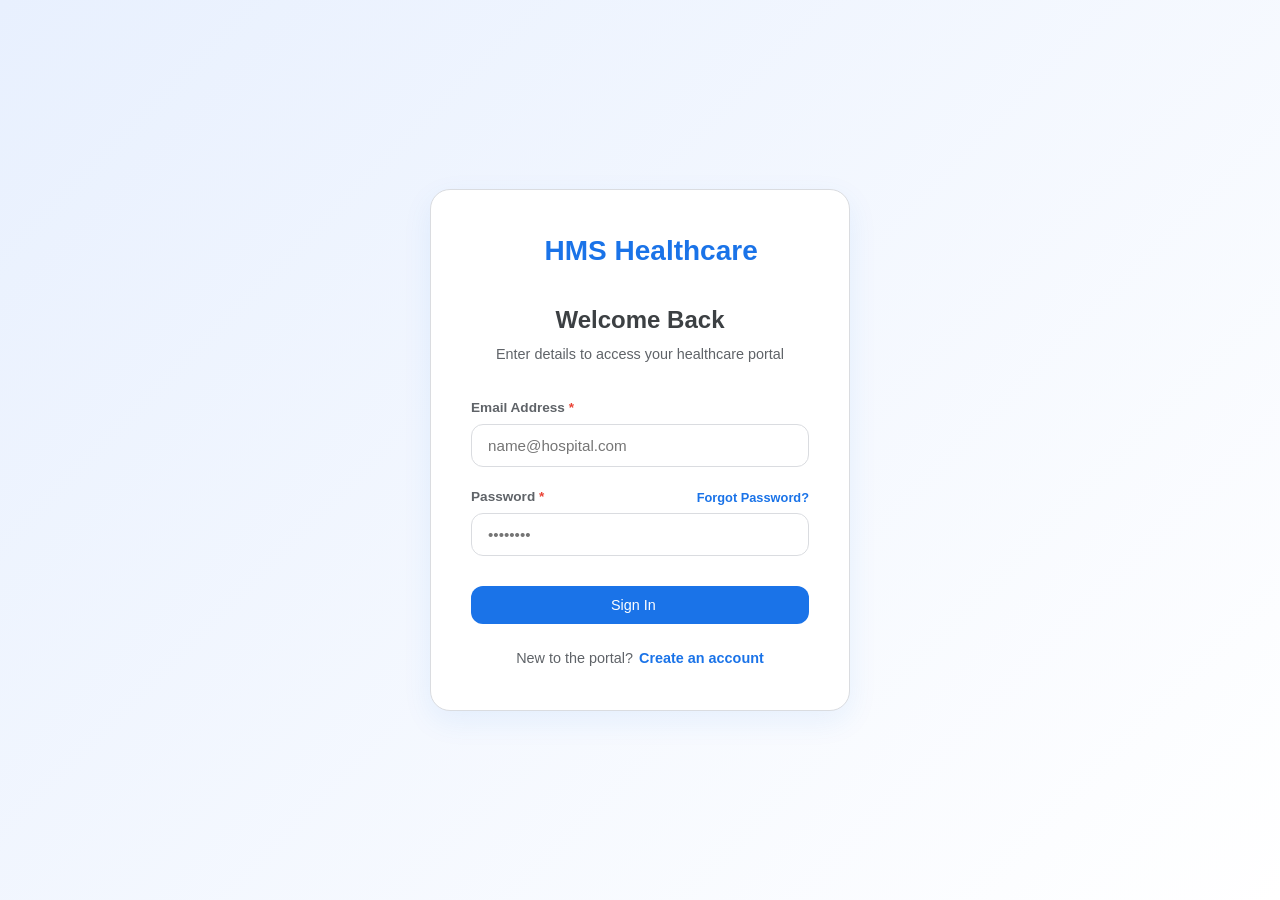
<file: frontend/pages/notifications.html>
<!DOCTYPE html>
<html lang="en">
<head>
    <meta charset="UTF-8">
    <meta name="viewport" content="width=device-width, initial-scale=1.0">
    <title>HMS - Notifications Broadcast</title>
    <link rel="stylesheet" href="https://cdnjs.cloudflare.com/ajax/libs/font-awesome/6.4.0/css/all.min.css">
    <link rel="stylesheet" href="../css/main.css">
    <link rel="stylesheet" href="../css/components.css">
    <link rel="stylesheet" href="../css/responsive.css">
</head>
<body>

    <div id="app-layout-root">
        <div class="view-header">
            <div class="view-title">
                <h1>Communications & Alerts</h1>
                <p>Broadcast email/SMS alerts to patients, view delivery status logs, and configure triggers.</p>
            </div>
        </div>

        <div style="display: grid; grid-template-columns: 2fr 3fr; gap: 32px;" class="form-row">
            <!-- Composer Card -->
            <div class="card" style="height: fit-content;">
                <h2 style="font-size: 1.1rem; font-weight: 700; margin-bottom: 20px;"><i class="fas fa-paper-plane text-primary"></i> Compose Announcement</h2>
                <form id="notification-compose-form">
                    <!-- Target User Selection -->
                    <div class="form-group">
                        <label class="required" for="notify-user-select">Target Patient Profile</label>
                        <select id="notify-user-select" class="form-control" required>
                            <option value="" disabled selected>Select Recipient</option>
                        </select>
                    </div>

                    <!-- Notification Type -->
                    <div class="form-group">
                        <label class="required" for="notify-type">Delivery Channel</label>
                        <select id="notify-type" class="form-control" required>
                            <option value="EMAIL">Email Delivery Service</option>
                            <option value="SMS">SMS Message Gateway</option>
                            <option value="IN_APP">In-App Portal Notification</option>
                        </select>
                    </div>

                    <!-- Subject (Visible for Email) -->
                    <div class="form-group" id="notify-subject-group">
                        <label class="required" for="notify-subject">Subject Line</label>
                        <input type="text" id="notify-subject" class="form-control" placeholder="Appointment Reminder / Health Alert">
                    </div>

                    <!-- Contact Overrides (Auto filled from Patient) -->
                    <div class="form-row">
                        <div class="form-group">
                            <label for="notify-email-override">Email Address</label>
                            <input type="email" id="notify-email-override" class="form-control" placeholder="patient@example.com" readonly>
                        </div>
                        <div class="form-group">
                            <label for="notify-phone-override">Phone Number</label>
                            <input type="text" id="notify-phone-override" class="form-control" placeholder="+1-555-555-5555" readonly>
                        </div>
                    </div>

                    <!-- Message Body -->
                    <div class="form-group">
                        <label class="required" for="notify-message">Announcement Message Body</label>
                        <textarea id="notify-message" class="form-control" rows="4" placeholder="Type your alert details here..." required></textarea>
                    </div>

                    <button type="submit" class="btn btn-primary w-100" style="margin-top: 10px;">
                        <i class="fas fa-share-square"></i> Dispatch Notification
                    </button>
                </form>
            </div>

            <!-- Historical Log Table Card -->
            <div class="card">
                <div style="display:flex; justify-content:space-between; align-items:center; margin-bottom:20px;">
                    <h2 style="font-size: 1.1rem; font-weight: 700;"><i class="fas fa-history text-muted"></i> Communication Logs</h2>
                    <select id="log-status-filter" class="form-control" style="width:150px; padding:6px 12px; font-size:0.85rem;">
                        <option value="">All Statuses</option>
                        <option value="SENT">Sent</option>
                        <option value="PENDING">Pending</option>
                        <option value="FAILED">Failed</option>
                    </select>
                </div>

                <div class="table-responsive">
                    <table class="custom-table" style="font-size: 0.85rem;">
                        <thead>
                            <tr>
                                <th>Channel</th>
                                <th>Recipient Info</th>
                                <th>Message Details</th>
                                <th>Delivery Status</th>
                            </tr>
                        </thead>
                        <tbody id="notifications-table-body">
                            <tr>
                                <td colspan="4" class="text-center"><div class="spinner" style="margin: 20px auto;"></div></td>
                            </tr>
                        </tbody>
                    </table>
                </div>
            </div>
        </div>
    </div>

    <script src="https://code.jquery.com/jquery-3.7.1.min.js"></script>
    <script src="../js/api.js"></script>
    <script src="../js/auth.js"></script>
    <script src="../js/app.js"></script>
    <script src="../js/notifications.js"></script>
</body>
</html>
</file>
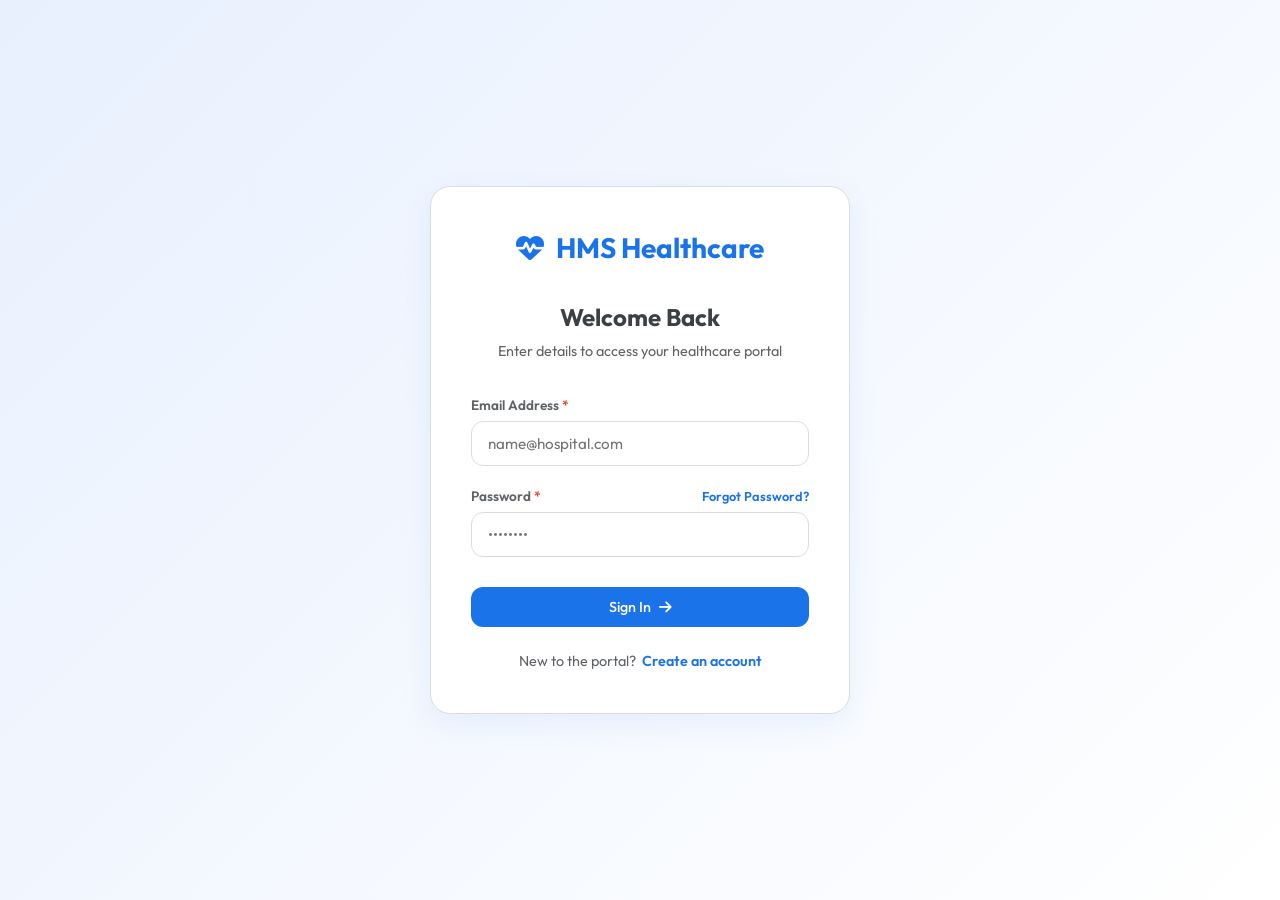
<file: frontend/pages/patient-dashboard.html>
<!DOCTYPE html>
<html lang="en">
<head>
    <meta charset="UTF-8">
    <meta name="viewport" content="width=device-width, initial-scale=1.0">
    <title>HMS - Patient Portal</title>
    <link rel="stylesheet" href="https://cdnjs.cloudflare.com/ajax/libs/font-awesome/6.4.0/css/all.min.css">
    <link rel="stylesheet" href="../css/main.css">
    <link rel="stylesheet" href="../css/components.css">
    <link rel="stylesheet" href="../css/responsive.css">
</head>
<body>

    <div id="app-layout-root">
        <div class="view-header">
            <div class="view-title">
                <h1>Patient Care Hub</h1>
                <p>Welcome to your health dashboard. View your scheduled visits, bills, prescriptions, and medical records.</p>
            </div>
            <div class="view-actions">
                <a href="appointments.html" class="btn btn-primary"><i class="fas fa-plus"></i> Book Appointment</a>
                <a href="bills.html" class="btn btn-secondary"><i class="fas fa-file-invoice-dollar"></i> Pay Bills</a>
            </div>
        </div>

        <!-- Stats grid -->
        <div class="card-grid">
            <div class="card stat-card">
                <div class="stat-info">
                    <h3>My Appointments</h3>
                    <p id="patient-stat-appointments">-</p>
                </div>
                <div class="stat-icon primary">
                    <i class="fas fa-calendar-check"></i>
                </div>
            </div>
            <div class="card stat-card">
                <div class="stat-info">
                    <h3>Active Prescriptions</h3>
                    <p id="patient-stat-prescriptions">-</p>
                </div>
                <div class="stat-icon warning">
                    <i class="fas fa-pills"></i>
                </div>
            </div>
            <div class="card stat-card">
                <div class="stat-info">
                    <h3>Outstanding Balance</h3>
                    <p id="patient-stat-balance">$0</p>
                </div>
                <div class="stat-icon danger">
                    <i class="fas fa-receipt"></i>
                </div>
            </div>
        </div>

        <div style="display: grid; grid-template-columns: 3fr 2fr; gap: 32px; margin-top: 32px;" class="form-row">
            <!-- Appointments checklist -->
            <div class="card">
                <h2 style="font-size: 1.1rem; font-weight: 700; margin-bottom: 20px;">My Appointments History</h2>
                <div class="table-responsive">
                    <table class="custom-table">
                        <thead>
                            <tr>
                                <th>Doctor</th>
                                <th>Department</th>
                                <th>Date / Time</th>
                                <th>Status</th>
                            </tr>
                        </thead>
                        <tbody id="patient-appointments-body">
                            <tr>
                                <td colspan="4" class="text-center">
                                    <div class="spinner" style="margin: 20px auto;"></div>
                                </td>
                            </tr>
                        </tbody>
                    </table>
                </div>
            </div>

            <!-- Bills card -->
            <div class="card">
                <h2 style="font-size: 1.1rem; font-weight: 700; margin-bottom: 20px;">Outstanding Billing Invoices</h2>
                <div class="table-responsive">
                    <table class="custom-table">
                        <thead>
                            <tr>
                                <th>Bill No</th>
                                <th>Total</th>
                                <th>Balance</th>
                                <th>Status</th>
                            </tr>
                        </thead>
                        <tbody id="patient-bills-body">
                            <tr>
                                <td colspan="4" class="text-center">
                                    <div class="spinner" style="margin: 20px auto;"></div>
                                </td>
                            </tr>
                        </tbody>
                    </table>
                </div>
            </div>
        </div>
    </div>

    <script src="https://code.jquery.com/jquery-3.7.1.min.js"></script>
    <script src="../js/api.js"></script>
    <script src="../js/auth.js"></script>
    <script src="../js/app.js"></script>
    <script src="../js/dashboard.js"></script>
</body>
</html>
</file>
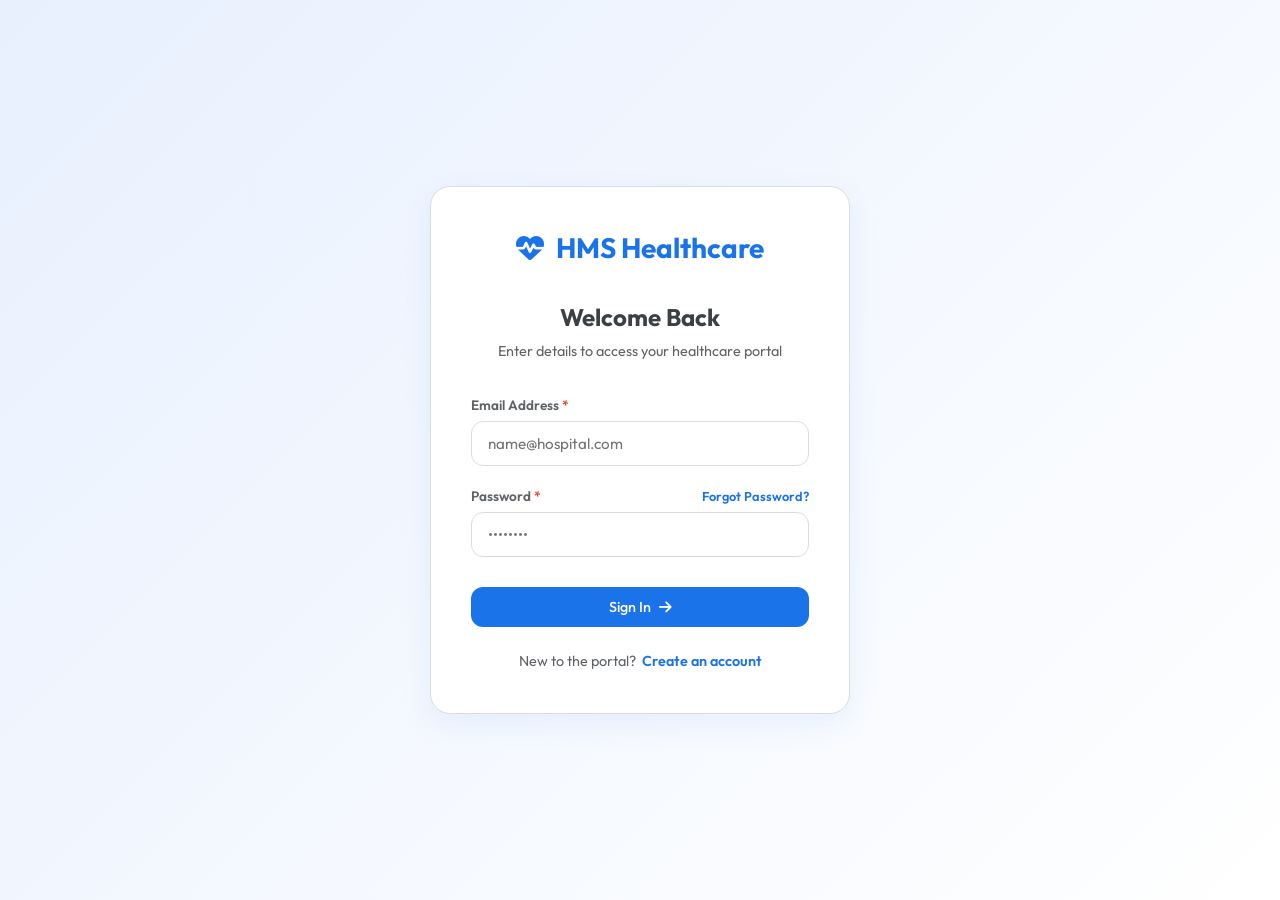
<file: frontend/pages/prescriptions.html>
<!DOCTYPE html>
<html lang="en">
<head>
    <meta charset="UTF-8">
    <meta name="viewport" content="width=device-width, initial-scale=1.0">
    <title>HMS - Prescriptions</title>
    <link rel="stylesheet" href="https://cdnjs.cloudflare.com/ajax/libs/font-awesome/6.4.0/css/all.min.css">
    <link rel="stylesheet" href="../css/main.css">
    <link rel="stylesheet" href="../css/components.css">
    <link rel="stylesheet" href="../css/responsive.css">
</head>
<body>

    <div id="app-layout-root">
        <div class="view-header">
            <div class="view-title">
                <h1>Prescriptions List</h1>
                <p>Track medicine intakes, dosage instructions, duration, and active prescription records.</p>
            </div>
            <div class="view-actions">
                <button class="btn btn-primary role-only" id="doctor-add-rx-btn" style="display:none;"><i class="fas fa-pills"></i> Write Prescription</button>
            </div>
        </div>

        <!-- Filter Card -->
        <div class="card" style="margin-bottom: 24px;">
            <div style="display: grid; grid-template-columns: 2fr 1fr 1fr; gap: 16px;" class="form-row">
                <div class="form-group" style="margin-bottom:0;">
                    <label for="filter-rx-search">Search by Medicine / Patient Name</label>
                    <input type="text" id="filter-rx-search" class="form-control" placeholder="Search medicine names...">
                </div>
                <div class="form-group" style="margin-bottom:0;">
                    <label for="filter-rx-status">Status</label>
                    <select id="filter-rx-status" class="form-control">
                        <option value="">All Statuses</option>
                        <option value="ACTIVE">Active</option>
                        <option value="COMPLETED">Completed</option>
                        <option value="CANCELLED">Cancelled</option>
                    </select>
                </div>
                <div class="form-group" style="margin-bottom:0; display:flex; align-items:flex-end;">
                    <button class="btn btn-secondary w-100" id="btn-clear-rx-filters"><i class="fas fa-undo"></i> Reset Filters</button>
                </div>
            </div>
        </div>

        <!-- Prescriptions Table -->
        <div class="card">
            <div class="table-responsive">
                <table class="custom-table">
                    <thead>
                        <tr>
                            <th>Rx ID</th>
                            <th>Patient</th>
                            <th>Medicine & Dosage</th>
                            <th>Frequency / Duration</th>
                            <th>Special Instructions</th>
                            <th>Status</th>
                            <th>Actions</th>
                        </tr>
                    </thead>
                    <tbody id="prescriptions-table-body">
                        <tr>
                            <td colspan="7" class="text-center"><div class="spinner" style="margin: 20px auto;"></div></td>
                        </tr>
                    </tbody>
                </table>
            </div>
        </div>

        <!-- Create/Edit Prescription Modal -->
        <div class="modal-overlay" id="rx-modal">
            <div class="modal-content">
                <div class="modal-header">
                    <h2 id="modal-rx-title">Write Prescription</h2>
                    <button class="modal-close" onclick="closeModal('rx-modal')">&times;</button>
                </div>
                <form id="rx-form">
                    <input type="hidden" id="rx-edit-id">
                    <div class="modal-body">
                        <!-- Patient and Medical Record Link -->
                        <div class="form-row">
                            <div class="form-group">
                                <label class="required" for="rx-patient-select">Patient Profile</label>
                                <select id="rx-patient-select" class="form-control" required>
                                    <option value="" disabled selected>Select Patient</option>
                                </select>
                            </div>
                            <div class="form-group">
                                <label class="required" for="rx-record-select">Medical Diagnosis ID</label>
                                <select id="rx-record-select" class="form-control" required>
                                    <option value="" disabled selected>Select Diagnosis</option>
                                </select>
                            </div>
                        </div>

                        <!-- Medicine Details -->
                        <div class="form-row">
                            <div class="form-group">
                                <label class="required" for="rx-med-name">Medicine Name</label>
                                <input type="text" id="rx-med-name" class="form-control" placeholder="e.g. Amoxicillin" required>
                            </div>
                            <div class="form-group">
                                <label class="required" for="rx-dosage">Dosage Amount</label>
                                <input type="text" id="rx-dosage" class="form-control" placeholder="e.g. 500mg" required>
                            </div>
                        </div>

                        <!-- Intake frequencies -->
                        <div class="form-row">
                            <div class="form-group">
                                <label class="required" for="rx-frequency">Frequency</label>
                                <select id="rx-frequency" class="form-control" required>
                                    <option value="Once daily">Once daily</option>
                                    <option value="Twice daily">Twice daily</option>
                                    <option value="Three times daily">Three times daily</option>
                                    <option value="Four times daily">Four times daily</option>
                                    <option value="Every 4 hours">Every 4 hours</option>
                                    <option value="As needed">As needed (PRN)</option>
                                </select>
                            </div>
                            <div class="form-group">
                                <label class="required" for="rx-duration">Duration</label>
                                <input type="text" id="rx-duration" class="form-control" placeholder="e.g. 7 days" required>
                            </div>
                        </div>

                        <!-- Instructions -->
                        <div class="form-group">
                            <label for="rx-instructions">Intake Instructions</label>
                            <textarea id="rx-instructions" class="form-control" rows="2" placeholder="Take with food, drink plenty of water, avoid dairy, etc."></textarea>
                        </div>

                        <!-- Status (For editing) -->
                        <div class="form-group" id="rx-status-group" style="display:none;">
                            <label for="rx-status">Prescription Status</label>
                            <select id="rx-status" class="form-control">
                                <option value="ACTIVE">Active</option>
                                <option value="COMPLETED">Completed</option>
                                <option value="CANCELLED">Cancelled</option>
                            </select>
                        </div>
                    </div>
                    <div class="modal-footer">
                        <button type="button" class="btn btn-secondary" onclick="closeModal('rx-modal')">Cancel</button>
                        <button type="submit" class="btn btn-primary">Save Prescription</button>
                    </div>
                </form>
            </div>
        </div>
    </div>

    <!-- Script assets -->
    <script src="https://code.jquery.com/jquery-3.7.1.min.js"></script>
    <script src="../js/api.js"></script>
    <script src="../js/auth.js"></script>
    <script src="../js/app.js"></script>
    
    <script>
        function requireAuth() {
            return AuthGuard.check();
        }

        const Prescriptions = {
            list: [],
            patients: [],
            records: [],

            init: () => {
                if (!requireAuth()) {
                  return;
                }
                const role = APIHelper.getUserRole();
                if (role === 'DOCTOR') {
                    $('#doctor-add-rx-btn').show();
                }

                // Add record button click
                $('#doctor-add-rx-btn').on('click', () => {
                    Prescriptions.openRxModal();
                });

                // Form submission
                $('#rx-form').on('submit', function(e) {
                    e.preventDefault();
                    Prescriptions.saveRx();
                });

                // Filter controls
                $('#filter-rx-search, #filter-rx-status').on('input change', () => {
                    Prescriptions.applyFilters();
                });

                $('#btn-clear-rx-filters').on('click', () => {
                    $('#filter-rx-search').val('');
                    $('#filter-rx-status').val('');
                    Prescriptions.applyFilters();
                });

                // On patient dropdown change, load records for that patient
                $('#rx-patient-select').on('change', function() {
                    Prescriptions.populateRecordsForPatient($(this).val());
                });

                // Load initial details
                Prescriptions.loadReferences().then(() => {
                    Prescriptions.loadPrescriptions();
                    
                    // Parse query parameters
                    const urlParams = new URLSearchParams(window.location.search);
                    const queryPatient = urlParams.get('patientId');
                    const queryRecord = urlParams.get('recordId') || urlParams.get('appId'); // Fallback to appId if needed
                    if (queryPatient) {
                        Prescriptions.openRxModal(queryPatient, queryRecord);
                    }
                });
            },

          loadReferences: async () => {

    const role = APIHelper.getUserRole();

    try {

        if (role === 'ADMIN') {

            const [patients, records] =
                await Promise.all([
                    APIHelper.getAllPatients(),
                    APIHelper.getMedicalRecords()
                ]);

            Prescriptions.patients = patients;
            Prescriptions.records = records;

        } else if (role === 'DOCTOR') {

            const doctorId =
                localStorage.getItem('profileId');

            if (!doctorId) {
                console.error(
                    "Doctor profileId missing"
                );
                return;
            }

            // doctor-specific records
            Prescriptions.records =
                await APIHelper.getDoctorMedicalRecords(
                    doctorId
                );

            const patientMap = new Map();
            Prescriptions.records.forEach(r => {
                if (r.patientId && !patientMap.has(r.patientId)) {
                    patientMap.set(r.patientId, {
                        id: r.patientId,
                        user: { name: r.patientName || `Patient #${r.patientId}` }
                    });
                }
            });
            Prescriptions.patients = Array.from(patientMap.values());

        } else if (role === 'PATIENT') {

            const patientId =
                localStorage.getItem('profileId');

            Prescriptions.records =
                await APIHelper.getPatientMedicalRecords(
                    patientId
                );

            Prescriptions.patients = [];

        }

        let html =
            '<option value="" disabled selected>Select Patient</option>';

        Prescriptions.patients.forEach(p => {
            html += `
                <option value="${p.id}">
                    ${p.user ? p.user.name : 'Unknown'}
                </option>
            `;
        });

        $('#rx-patient-select').html(html);

    } catch(err) {

        console.error(
            "Failed loading prescription references",
            err
        );

    }
},

            populateRecordsForPatient: (patientId) => {
                // Filter medical records for patient
                const filtered = Prescriptions.records.filter(r => r.patientId == patientId);
                let html = '<option value="" disabled selected>Select Diagnosis</option>';
                filtered.forEach(r => {
                    html += `<option value="${r.id}">Record #${r.id} - ${r.diagnosis} (${new Date(r.recordDate).toLocaleDateString()})</option>`;
                });
                $('#rx-record-select').html(html);
            },

            loadPrescriptions: async () => {
                $('#prescriptions-table-body').html(`<tr><td colspan="7" class="text-center"><div class="spinner" style="margin: 20px auto;"></div></td></tr>`);
                const role = APIHelper.getUserRole();
                let profileId = localStorage.getItem('profileId');
                
                console.log("Email:", APIHelper.getUserEmail());
                console.log("Role:", role);

                if (role === 'DOCTOR' && (!profileId || profileId === 'null' || profileId === 'undefined')) {
                    console.log("Profile ID missing for Doctor in prescriptions. Initializing...");
                    const doc = await ProfileManager.initializeDoctorProfile();
                    if (doc) {
                        profileId = doc.id;
                    }
                } else if (role === 'PATIENT' && (!profileId || profileId === 'null' || profileId === 'undefined')) {
                    console.log("Profile ID missing for Patient in prescriptions. Initializing...");
                    const patient = await ProfileManager.initializePatientProfile();
                    if (patient) {
                        profileId = patient.id;
                    }
                }

                console.log("Profile ID:", profileId);

                let loadPromise;

                if (role === 'ADMIN') {
                    loadPromise = APIHelper.getPrescriptions();
                } else if (role === 'DOCTOR') {
                    if (!profileId || profileId === 'null' || profileId === 'undefined') {
                        showToast("Doctor profile not found", "danger");
                        $('#prescriptions-table-body').html(`<tr><td colspan="7" class="text-center text-danger">Doctor profile not found.<br>Please contact administrator.</td></tr>`);
                        return;
                    }
                    loadPromise = APIHelper.getDoctorPrescriptions(profileId);
                } else if (role === 'PATIENT') {
                    if (!profileId || profileId === 'null' || profileId === 'undefined') {
                        showToast("Patient profile not found", "danger");
                        $('#prescriptions-table-body').html(`<tr><td colspan="7" class="text-center text-danger">Patient profile not found.<br>Please contact receptionist.</td></tr>`);
                        return;
                    }
                    loadPromise = APIHelper.getPatientPrescriptions(profileId);
                } else {
                    loadPromise = APIHelper.getPrescriptions();
                }

                loadPromise.then(res => {
                    Prescriptions.list = res;
                    Prescriptions.renderTable(res);
                }).catch(err => {
                    showToast('Failed to load prescriptions', 'danger');
                    $('#prescriptions-table-body').html(`<tr><td colspan="7" class="text-center text-danger">Failed to load prescriptions.<br>Please contact administrator.</td></tr>`);
                });
            },

            renderTable: (items) => {
                const role = APIHelper.getUserRole();
                let html = '';
                if (items.length === 0) {
                    html = `<tr><td colspan="7" class="text-center">No prescriptions found.</td></tr>`;
                } else {
                    items.reverse().forEach(rx => {
                        const statusClass = rx.status === 'ACTIVE' ? 'badge-primary' : (rx.status === 'COMPLETED' ? 'badge-success' : 'badge-danger');
                        
                        let actionsHtml = '';
                        if (role === 'DOCTOR') {
                            actionsHtml = `
                                <div style="display:flex; gap:8px;">
                                    <button class="btn btn-secondary btn-icon" onclick="Prescriptions.openEditModal(${rx.id})" title="Edit prescription"><i class="fas fa-edit"></i></button>
                                    <button class="btn btn-danger btn-icon" onclick="Prescriptions.deleteRx(${rx.id})" title="Delete Rx"><i class="fas fa-trash-alt"></i></button>
                                </div>
                            `;
                        } else if (role === 'ADMIN') {
                            actionsHtml = `
                                <button class="btn btn-secondary btn-icon" onclick="Prescriptions.openEditModal(${rx.id})" title="Edit prescription"><i class="fas fa-edit"></i></button>
                            `;
                        }

                        html += `
                            <tr>
                                <td><strong>RX-${rx.id}</strong></td>
                                <td>
                                    <strong>${rx.patientName || `Patient #${rx.patientId}`}</strong>
                                    <br><small style="color:var(--text-muted);">Doctor: Dr. ${rx.doctorName}</small>
                                </td>
                                <td><strong>${rx.medicineName}</strong><br><small>${rx.dosage}</small></td>
                                <td>${rx.frequency}<br><small style="color:var(--text-muted); font-weight:600;">For ${rx.duration}</small></td>
                                <td>${rx.instructions || 'N/A'}</td>
                                <td><span class="badge ${statusClass}">${rx.status}</span></td>
                                <td>${actionsHtml}</td>
                            </tr>
                        `;
                    });
                }
                $('#prescriptions-table-body').html(html);
            },

            applyFilters: () => {
                const query = $('#filter-rx-search').val().toLowerCase().trim();
                const status = $('#filter-rx-status').val();

                let filtered = Prescriptions.list.filter(rx => {
                    const medName = (rx.medicineName || '').toLowerCase();
                    const patName = (rx.patientName || '').toLowerCase();
                    const matchesQuery = !query || medName.includes(query) || patName.includes(query);
                    const matchesStatus = !status || rx.status === status;
                    return matchesQuery && matchesStatus;
                });
                Prescriptions.renderTable(filtered);
            },

            openRxModal: (patientId = '', recordId = '') => {
                $('#rx-form').trigger('reset');
                $('#rx-edit-id').val('');
                $('#rx-status-group').hide();
                $('#modal-rx-title').text('Write Prescription');

                if (patientId) {
                    $('#rx-patient-select').val(patientId);
                    Prescriptions.populateRecordsForPatient(patientId);
                    if (recordId) {
                        setTimeout(() => { $('#rx-record-select').val(recordId); }, 200);
                    }
                }
                
                openModal('rx-modal');
            },

            openEditModal: (id) => {
                $('#rx-form').trigger('reset');
                $('#rx-edit-id').val(id);
                $('#rx-status-group').show();
                $('#modal-rx-title').text(`Modify Prescription RX-${id}`);

                const rx = Prescriptions.list.find(r => r.id === id);
                if (rx) {
                    $('#rx-patient-select').val(rx.patientId);
                    Prescriptions.populateRecordsForPatient(rx.patientId);
                    
                    setTimeout(() => {
                        $('#rx-record-select').val(rx.medicalRecordId);
                    }, 200);

                    $('#rx-med-name').val(rx.medicineName);
                    $('#rx-dosage').val(rx.dosage);
                    $('#rx-frequency').val(rx.frequency);
                    $('#rx-duration').val(rx.duration);
                    $('#rx-instructions').val(rx.instructions);
                    $('#rx-status').val(rx.status);
                }

                openModal('rx-modal');
            },

            saveRx: () => {
                const id = $('#rx-edit-id').val();
                const role = APIHelper.getUserRole();
                const patientId = $('#rx-patient-select').val();
                const doctorId = localStorage.getItem('profileId');
                const medicalRecordId = $('#rx-record-select').val();
                const medicineName = $('#rx-med-name').val().trim();
                const dosage = $('#rx-dosage').val().trim();
                const frequency = $('#rx-frequency').val();
                const duration = $('#rx-duration').val().trim();
                const instructions = $('#rx-instructions').val().trim();
                const status = id ? $('#rx-status').val() : 'ACTIVE';

                if (role === 'DOCTOR' && (!doctorId || doctorId === 'null' || doctorId === 'undefined')) {
                    showToast('Doctor profile not found. Cannot save prescription.', 'danger');
                    return;
                }

                if (!patientId || patientId === 'null' || patientId === 'undefined' || !medicalRecordId || medicalRecordId === 'null' || medicalRecordId === 'undefined' || !medicineName || !dosage || !frequency || !duration) {
                    showToast('Please fill out all required fields', 'danger');
                    return;
                }

                const data = {
                    patientId: parseInt(patientId),
                    doctorId: parseInt(doctorId),
                    medicalRecordId: parseInt(medicalRecordId),
                    medicineName: medicineName,
                    dosage: dosage,
                    frequency: frequency,
                    duration: duration,
                    instructions: instructions,
                    status: status
                };

                showLoader($('#rx-form'));

                let savePromise;
                if (id) {
                    data.id = parseInt(id);
                    savePromise = APIHelper.updatePrescription(id, data);
                } else {
                    savePromise = APIHelper.createPrescription(data);
                }

                savePromise.then(() => {
                    showToast('Prescription saved successfully!', 'success');
                    closeModal('rx-modal');
                    Prescriptions.loadPrescriptions();
                }).catch(err => {
                    showToast(err.error || 'Failed to save prescription', 'danger');
                }).finally(() => {
                    hideLoader($('#rx-form'));
                });
            },

            deleteRx: (id) => {
                buildConfirmModal('Delete Prescription', 'Are you sure you want to permanently delete this prescription record?', () => {
                    APIHelper.deletePrescription(id).then(() => {
                        showToast('Prescription deleted successfully', 'success');
                        Prescriptions.loadPrescriptions();
                    }).catch(err => {
                        showToast(err.error || 'Failed to delete prescription', 'danger');
                    });
                });
            }
        };

        $(document).ready(function() {
            if (!AuthGuard.check()) {
                return;
            }

            Prescriptions.init();
        });
    </script>
</body>
</html>
</file>
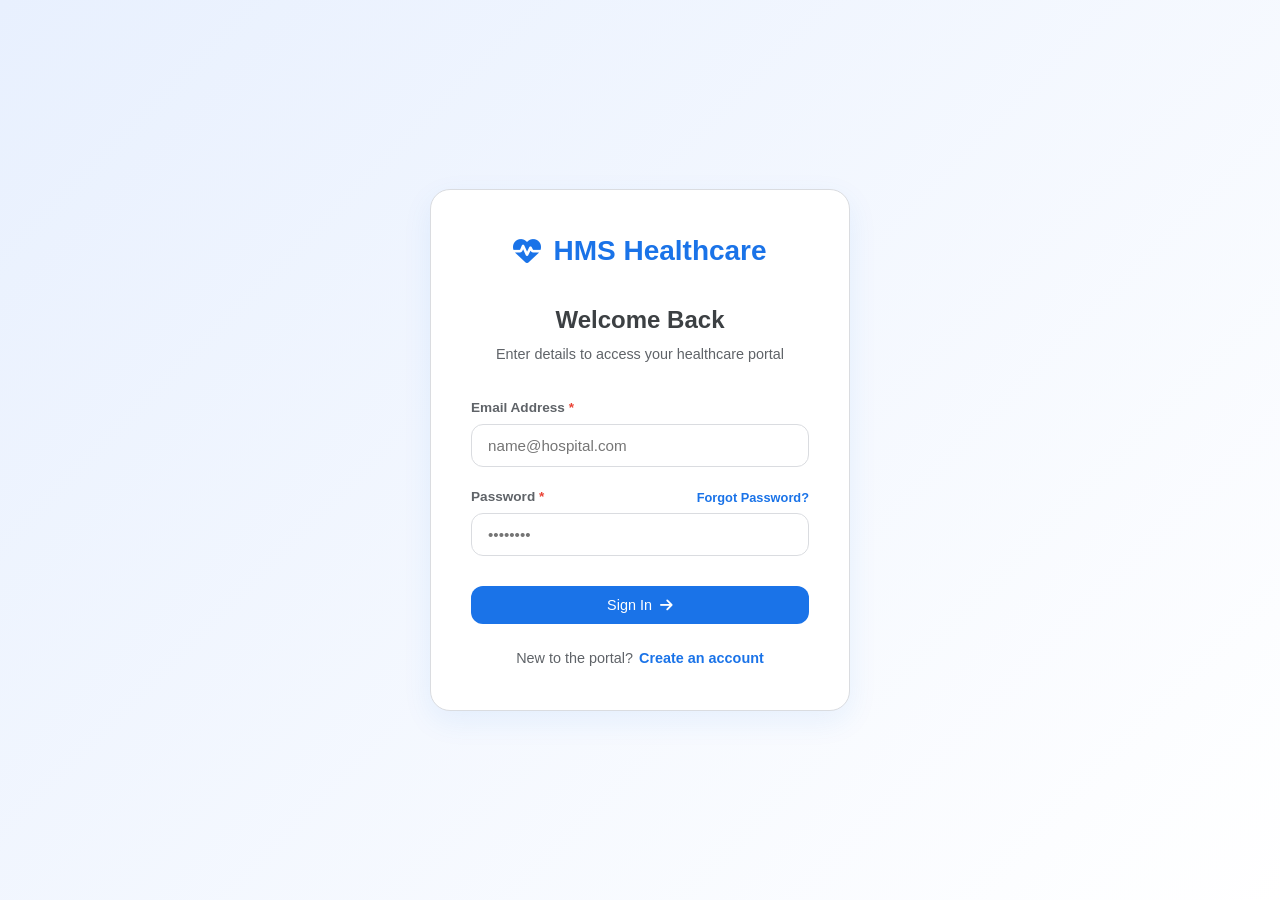
<file: frontend/pages/receptionist-dashboard.html>
<!DOCTYPE html>
<html lang="en">
<head>
    <meta charset="UTF-8">
    <meta name="viewport" content="width=device-width, initial-scale=1.0">
    <title>HMS - Receptionist Portal</title>
    <link rel="stylesheet" href="https://cdnjs.cloudflare.com/ajax/libs/font-awesome/6.4.0/css/all.min.css">
    <link rel="stylesheet" href="../css/main.css">
    <link rel="stylesheet" href="../css/components.css">
    <link rel="stylesheet" href="../css/responsive.css">
</head>
<body>

    <div id="app-layout-root">
        <div class="view-header">
            <div class="view-title">
                <h1>Reception & Front Desk</h1>
                <p>Welcome back! You can register new patients, schedule appointments, and coordinate payments.</p>
            </div>
            <div class="view-actions">
                <a href="users.html" class="btn btn-primary"><i class="fas fa-user-plus"></i> Patient Intake</a>
                <a href="appointments.html" class="btn btn-secondary"><i class="fas fa-calendar-alt"></i> New Appointment</a>
            </div>
        </div>

        <!-- Stats grid -->
        <div class="card-grid">
            <div class="card stat-card">
                <div class="stat-info">
                    <h3>Appointments</h3>
                    <p id="receptionist-stat-appointments">-</p>
                </div>
                <div class="stat-icon primary">
                    <i class="fas fa-clock"></i>
                </div>
            </div>
            <div class="card stat-card">
                <div class="stat-info">
                    <h3>Registered Patients</h3>
                    <p id="receptionist-stat-patients">-</p>
                </div>
                <div class="stat-icon success">
                    <i class="fas fa-hospital-user"></i>
                </div>
            </div>
            <div class="card stat-card">
                <div class="stat-info">
                    <h3>Pending Invoices</h3>
                    <p id="receptionist-stat-bills">-</p>
                </div>
                <div class="stat-icon warning">
                    <i class="fas fa-file-invoice-dollar"></i>
                </div>
            </div>
        </div>

        <!-- Dashboard checklist grid -->
        <div style="display: grid; grid-template-columns: 2fr 1fr; gap: 32px; margin-top: 32px;" class="form-row">
            <!-- Active Appointments Check-ins -->
            <div class="card">
                <h2 style="font-size: 1.1rem; font-weight: 700; margin-bottom: 20px;">Hospital Appointments Schedule</h2>
                <div class="table-responsive">
                    <table class="custom-table">
                        <thead>
                            <tr>
                                <th>Patient Name</th>
                                <th>Doctor Assigned</th>
                                <th>Date & Time</th>
                                <th>Status</th>
                            </tr>
                        </thead>
                        <tbody id="receptionist-appointments-body">
                            <tr>
                                <td colspan="4" class="text-center">
                                    <div class="spinner" style="margin: 20px auto;"></div>
                                </td>
                            </tr>
                        </tbody>
                    </table>
                </div>
            </div>

            <!-- Reception Tasks & Reminders -->
            <div class="card" style="display: flex; flex-direction: column; gap: 20px;">
                <h2 style="font-size: 1.1rem; font-weight: 700;">Front Desk Actions</h2>
                <div style="display: flex; flex-direction: column; gap: 12px;">
                    <a href="users.html" class="btn btn-secondary" style="justify-content: flex-start; text-align: left;">
                        <i class="fas fa-user-plus text-primary"></i> Create Patient Care Card
                    </a>
                    <a href="appointments.html" class="btn btn-secondary" style="justify-content: flex-start; text-align: left;">
                        <i class="fas fa-calendar-plus text-success"></i> Schedule Consult Slot
                    </a>
                    <a href="bills.html" class="btn btn-secondary" style="justify-content: flex-start; text-align: left;">
                        <i class="fas fa-money-check-alt text-warning"></i> Pay Bills & Process Payments
                    </a>
                </div>
                <hr style="border: 0; border-top: 1px solid var(--border-color);">
                <div>
                    <h3 style="font-size: 0.9rem; font-weight: 600; margin-bottom: 12px; color: var(--text-muted);">Operation Directives</h3>
                    <ul style="font-size: 0.85rem; color: var(--text-muted); list-style: disc; padding-left: 20px; line-height: 1.6;">
                        <li>Verify patient identities upon check-in.</li>
                        <li>Update payment status for cleared bills promptly.</li>
                        <li>Maintain accurate receptionist shift logs.</li>
                    </ul>
                </div>
            </div>
        </div>
    </div>

    <script src="https://code.jquery.com/jquery-3.7.1.min.js"></script>
    <script src="../js/api.js"></script>
    <script src="../js/auth.js"></script>
    <script src="../js/app.js"></script>
    <script src="../js/dashboard.js"></script>
</body>
</html>
</file>
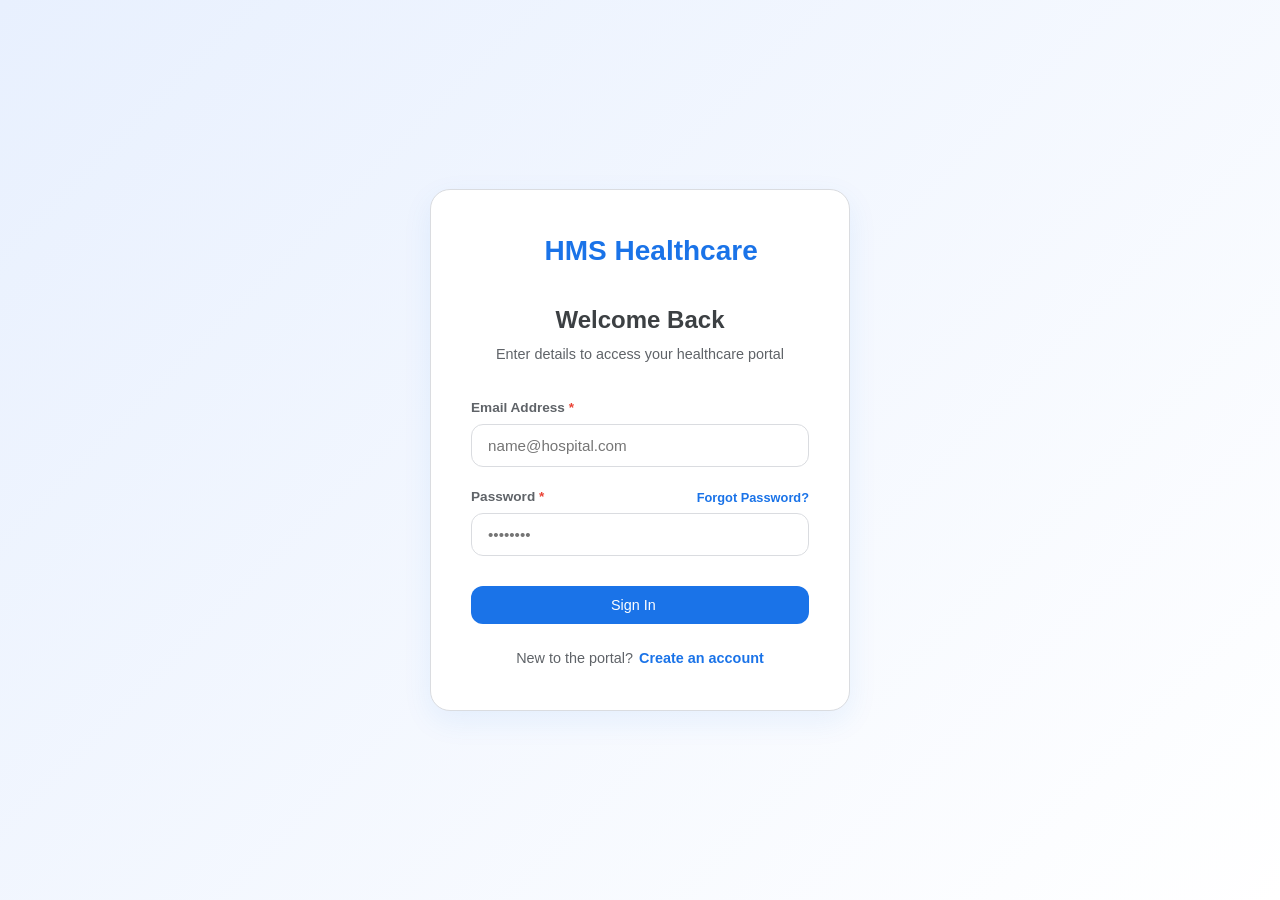
<file: frontend/pages/users.html>
<!DOCTYPE html>
<html lang="en">
<head>
    <meta charset="UTF-8">
    <meta name="viewport" content="width=device-width, initial-scale=1.0">
    <title>HMS - Users & Profiles Management</title>
    <link rel="stylesheet" href="https://cdnjs.cloudflare.com/ajax/libs/font-awesome/6.4.0/css/all.min.css">
    <link rel="stylesheet" href="../css/main.css">
    <link rel="stylesheet" href="../css/components.css">
    <link rel="stylesheet" href="../css/responsive.css">
</head>
<body>

    <div id="app-layout-root">
        <div class="view-header">
            <div class="view-title">
                <h1>Hospital Profiles Hub</h1>
                <p>Register, list, edit, and remove doctors, patients, and desk personnel.</p>
            </div>
            <div class="view-actions">
                <button class="btn btn-primary" id="btn-add-profile"><i class="fas fa-plus"></i> Add New Profile</button>
            </div>
        </div>

        <!-- Tabs Section -->
        <div class="tabs-container card">
            <div class="tabs-nav">
                <button class="tab-btn active" data-tab="doctors-pane" id="tab-btn-doctors">Doctors Profiles</button>
                <button class="tab-btn" data-tab="patients-pane" id="tab-btn-patients">Patients Registry</button>
                <button class="tab-btn" data-tab="receptionists-pane" id="tab-btn-receptionists">Receptionists</button>
            </div>

            <!-- Tab 1: Doctors -->
            <div class="tab-pane active" id="doctors-pane">
                <div class="table-responsive">
                    <table class="custom-table">
                        <thead>
                            <tr>
                                <th>Doctor ID</th>
                                <th>Name</th>
                                <th>Email</th>
                                <th>Specialization</th>
                                <th>Experience</th>
                                <th>Availability</th>
                                <th>Actions</th>
                            </tr>
                        </thead>
                        <tbody id="doctors-table-body">
                            <tr>
                                <td colspan="7" class="text-center"><div class="spinner" style="margin: 20px auto;"></div></td>
                            </tr>
                        </tbody>
                    </table>
                </div>
            </div>

            <!-- Tab 2: Patients -->
            <div class="tab-pane" id="patients-pane">
                <div class="table-responsive">
                    <table class="custom-table">
                        <thead>
                            <tr>
                                <th>Patient ID</th>
                                <th>Name</th>
                                <th>Email</th>
                                <th>Age / Gender</th>
                                <th>Phone / Address</th>
                                <th>Assigned Doctor</th>
                                <th>Actions</th>
                            </tr>
                        </thead>
                        <tbody id="patients-table-body">
                            <tr>
                                <td colspan="7" class="text-center"><div class="spinner" style="margin: 20px auto;"></div></td>
                            </tr>
                        </tbody>
                    </table>
                </div>
            </div>

            <!-- Tab 3: Receptionists -->
            <div class="tab-pane" id="receptionists-pane">
                <div class="table-responsive">
                    <table class="custom-table">
                        <thead>
                            <tr>
                                <th>Staff ID</th>
                                <th>Name</th>
                                <th>Email</th>
                                <th>Shift</th>
                                <th>Actions</th>
                            </tr>
                        </thead>
                        <tbody id="receptionists-table-body">
                            <tr>
                                <td colspan="5" class="text-center"><div class="spinner" style="margin: 20px auto;"></div></td>
                            </tr>
                        </tbody>
                    </table>
                </div>
            </div>
        </div>

        <!-- Add/Edit Profile Modals -->
        <div class="modal-overlay" id="profile-edit-modal">
            <div class="modal-content">
                <div class="modal-header">
                    <h2 id="modal-profile-title">Add Profile Card</h2>
                    <button class="modal-close" onclick="closeModal('profile-edit-modal')">&times;</button>
                </div>
                <form id="profile-edit-form">
                    <input type="hidden" id="edit-profile-id">
                    <div class="modal-body">
                        <!-- Role Selection -->
                        <div class="form-group" id="profile-role-select-group">
                            <label class="required" for="profile-role-select">Select Profile Type</label>
                            <select id="profile-role-select" class="form-control" required>
                                <option value="DOCTOR">Doctor Profile</option>
                                <option value="PATIENT" selected>Patient Profile</option>
                                <option value="RECEPTIONIST">Receptionist Staff</option>
                            </select>
                        </div>

                        <!-- User login parameters -->
                        <div class="form-row" id="user-info-section">
                            <div class="form-group">
                                <label class="required" for="profile-user-name">Full Name</label>
                                <input type="text" id="profile-user-name" class="form-control" placeholder="John Doe" required>
                            </div>
                            <div class="form-group">
                                <label class="required" for="profile-user-email">Email Address</label>
                                <input type="email" id="profile-user-email" class="form-control" placeholder="john@example.com" required>
                            </div>
                        </div>
                        <div class="form-row" id="user-password-section">
                            <div class="form-group">
                                <label class="required" for="profile-user-password">Password</label>
                                <input type="password" id="profile-user-password" class="form-control" placeholder="••••••••" required>
                            </div>
                            <div class="form-group">
                                <label class="required" for="profile-user-confirm">Confirm Password</label>
                                <input type="password" id="profile-user-confirm" class="form-control" placeholder="••••••••" required>
                            </div>
                        </div>

                        <hr style="border:0; border-top:1px solid var(--border-color); margin:16px 0;" id="modal-divider">

                        <!-- Doctor fields -->
                        <div id="doctor-fields" style="display: none;">
                            <div class="form-group">
                                <label class="required" for="doc-spec">Specialization</label>
                                <input type="text" id="doc-spec" class="form-control" placeholder="e.g. Cardiology">
                            </div>
                            <div class="form-row">
                                <div class="form-group">
                                    <label class="required" for="doc-exp">Years Experience</label>
                                    <input type="number" id="doc-exp" class="form-control" placeholder="5">
                                </div>
                                <div class="form-group">
                                    <label class="required" for="doc-avail">Availability Hours</label>
                                    <input type="text" id="doc-avail" class="form-control" placeholder="e.g. 10 AM - 5 PM">
                                </div>
                            </div>
                        </div>

                        <!-- Patient fields -->
                        <div id="patient-fields">
                            <div class="form-row">
                                <div class="form-group">
                                    <label class="required" for="pat-age">Age</label>
                                    <input type="number" id="pat-age" class="form-control" placeholder="30">
                                </div>
                                <div class="form-group">
                                    <label class="required" for="pat-gender">Gender</label>
                                    <select id="pat-gender" class="form-control">
                                        <option value="Male">Male</option>
                                        <option value="Female">Female</option>
                                        <option value="Other">Other</option>
                                    </select>
                                </div>
                            </div>
                            <div class="form-row">
                                <div class="form-group">
                                    <label class="required" for="pat-phone">Phone Number</label>
                                    <input type="text" id="pat-phone" class="form-control" placeholder="+1-234-567-8900">
                                </div>
                                <div class="form-group">
                                    <label for="pat-doc">Assigned Primary Doctor</label>
                                    <select id="pat-doc" class="form-control">
                                        <option value="">No Doctor Assigned</option>
                                    </select>
                                </div>
                            </div>
                            <div class="form-group">
                                <label class="required" for="pat-address">Residential Address</label>
                                <input type="text" id="pat-address" class="form-control" placeholder="123 Care Lane">
                            </div>
                        </div>

                        <!-- Receptionist fields -->
                        <div id="receptionist-fields" style="display: none;">
                            <div class="form-group">
                                <label class="required" for="rep-shift">Shift Assignment</label>
                                <select id="rep-shift" class="form-control">
                                    <option value="morning">Morning Shift</option>
                                    <option value="evening">Evening Shift</option>
                                </select>
                            </div>
                        </div>
                    </div>
                    <div class="modal-footer">
                        <button type="button" class="btn btn-secondary" onclick="closeModal('profile-edit-modal')">Close</button>
                        <button type="submit" class="btn btn-primary">Save Profile Record</button>
                    </div>
                </form>
            </div>
        </div>
    </div>

    <script src="https://code.jquery.com/jquery-3.7.1.min.js"></script>
    <script src="../js/api.js"></script>
    <script src="../js/auth.js"></script>
    <script src="../js/app.js"></script>
    <script src="../js/users.js"></script>
</body>
</html>
</file>
<file: frontend/css/main.css>
@import url('https://fonts.googleapis.com/css2?family=Outfit:wght@300;400;500;600;700&display=swap');

:root {
    --primary-color: #1A73E8;
    --primary-hover: #1557B0;
    --primary-light: #E8F0FE;
    --text-color: #3C4043;
    --text-muted: #5F6368;
    --bg-color: #F8F9FA;
    --card-bg: #FFFFFF;
    --border-color: #DADCE0;
    --success-color: #34A853;
    --success-light: #E6F4EA;
    --warning-color: #FBBC05;
    --warning-light: #FEF7E0;
    --danger-color: #EA4335;
    --danger-light: #FCE8E6;
    --sidebar-width: 260px;
    --header-height: 70px;
    --transition: all 0.3s cubic-bezier(0.4, 0, 0.2, 1);
    --border-radius: 12px;
    --box-shadow: 0 4px 6px -1px rgba(0, 0, 0, 0.1), 0 2px 4px -1px rgba(0, 0, 0, 0.06);
    --box-shadow-hover: 0 10px 15px -3px rgba(0, 0, 0, 0.1), 0 4px 6px -2px rgba(0, 0, 0, 0.05);
}

* {
    margin: 0;
    padding: 0;
    box-sizing: border-box;
}

body {
    font-family: 'Outfit', sans-serif;
    background-color: var(--bg-color);
    color: var(--text-color);
    line-height: 1.5;
    overflow-x: hidden;
}

a {
    text-decoration: none;
    color: inherit;
}

ul {
    list-style: none;
}

input, button, select, textarea {
    font-family: inherit;
    outline: none;
}

/* Page Layout */
.app-container {
    display: flex;
    min-height: 100vh;
}

/* Sidebar styling */
.sidebar {
    width: var(--sidebar-width);
    background-color: var(--card-bg);
    border-right: 1px solid var(--border-color);
    display: flex;
    flex-direction: column;
    position: fixed;
    height: 100vh;
    z-index: 100;
    transition: var(--transition);
}

.sidebar-brand {
    padding: 24px;
    display: flex;
    align-items: center;
    gap: 12px;
    font-size: 1.25rem;
    font-weight: 700;
    color: var(--primary-color);
    border-bottom: 1px solid var(--border-color);
}

.sidebar-menu {
    padding: 24px 16px;
    flex-grow: 1;
    overflow-y: auto;
}

.sidebar-item {
    margin-bottom: 8px;
}

.sidebar-link {
    display: flex;
    align-items: center;
    gap: 14px;
    padding: 12px 16px;
    border-radius: var(--border-radius);
    color: var(--text-muted);
    font-weight: 500;
    transition: var(--transition);
}

.sidebar-link:hover, .sidebar-link.active {
    background-color: var(--primary-light);
    color: var(--primary-color);
}

.sidebar-link i {
    font-size: 1.25rem;
    width: 24px;
    text-align: center;
}

.sidebar-footer {
    padding: 20px 24px;
    border-top: 1px solid var(--border-color);
}

/* Main Content area */
.main-content {
    margin-left: var(--sidebar-width);
    flex-grow: 1;
    min-height: 100vh;
    display: flex;
    flex-direction: column;
    transition: var(--transition);
}

.header {
    height: var(--header-height);
    background-color: var(--card-bg);
    border-bottom: 1px solid var(--border-color);
    display: flex;
    align-items: center;
    justify-content: space-between;
    padding: 0 32px;
    position: sticky;
    top: 0;
    z-index: 90;
}

.header-search {
    display: flex;
    align-items: center;
    background-color: var(--bg-color);
    border: 1px solid var(--border-color);
    padding: 8px 16px;
    border-radius: 50px;
    width: 300px;
    gap: 10px;
}

.header-search input {
    background: transparent;
    border: none;
    width: 100%;
    color: var(--text-color);
    font-size: 0.9rem;
}

.header-actions {
    display: flex;
    align-items: center;
    gap: 24px;
}

.user-profile {
    display: flex;
    align-items: center;
    gap: 12px;
    cursor: pointer;
    position: relative;
    padding: 6px 12px;
    border-radius: 50px;
    transition: var(--transition);
}

.user-profile:hover {
    background-color: var(--bg-color);
}

.user-avatar {
    width: 36px;
    height: 36px;
    border-radius: 50%;
    background-color: var(--primary-light);
    color: var(--primary-color);
    display: flex;
    align-items: center;
    justify-content: center;
    font-weight: 600;
}

.user-info {
    display: flex;
    flex-direction: column;
}

.user-name {
    font-size: 0.9rem;
    font-weight: 600;
}

.user-role {
    font-size: 0.75rem;
    color: var(--text-muted);
}

/* User Profile Dropdown Menu */
.profile-dropdown {
    position: absolute;
    top: 50px;
    right: 0;
    background-color: var(--card-bg);
    border: 1px solid var(--border-color);
    border-radius: var(--border-radius);
    box-shadow: var(--box-shadow);
    width: 180px;
    display: none;
    flex-direction: column;
    padding: 8px 0;
    z-index: 100;
}

.profile-dropdown a {
    padding: 10px 16px;
    font-size: 0.9rem;
    transition: var(--transition);
    display: flex;
    align-items: center;
    gap: 10px;
}

.profile-dropdown a:hover {
    background-color: var(--bg-color);
    color: var(--primary-color);
}

/* Dynamic view container */
.view-container {
    padding: 32px;
    flex-grow: 1;
}

.view-header {
    display: flex;
    justify-content: space-between;
    align-items: center;
    margin-bottom: 32px;
}

.view-title h1 {
    font-size: 1.75rem;
    font-weight: 700;
    color: #202124;
}

.view-title p {
    color: var(--text-muted);
    font-size: 0.9rem;
    margin-top: 4px;
}

.view-actions {
    display: flex;
    gap: 12px;
}

/* Toggle Menu button */
.menu-toggle {
    display: none;
    font-size: 1.5rem;
    background: none;
    border: none;
    color: var(--text-color);
    cursor: pointer;
}

/* Hide navigation by role */
.role-only {
    display: none !important;
}

/* Utilities */
.text-center { text-align: center; }
.d-flex { display: flex; }
.align-center { align-items: center; }
.justify-between { justify-content: space-between; }
.gap-10 { gap: 10px; }
.gap-20 { gap: 20px; }
.w-100 { width: 100%; }
.mt-10 { margin-top: 10px; }
.mt-20 { margin-top: 20px; }
.mb-10 { margin-bottom: 10px; }
.mb-20 { margin-bottom: 20px; }
</file>
<file: frontend/css/components.css>
/* Button Styling */
.btn {
    display: inline-flex;
    align-items: center;
    justify-content: center;
    gap: 8px;
    padding: 10px 20px;
    border-radius: var(--border-radius);
    font-weight: 500;
    font-size: 0.9rem;
    cursor: pointer;
    transition: var(--transition);
    border: 1px solid transparent;
}

.btn-primary {
    background-color: var(--primary-color);
    color: #ffffff;
}

.btn-primary:hover {
    background-color: var(--primary-hover);
    box-shadow: 0 4px 10px rgba(26, 115, 232, 0.25);
}

.btn-secondary {
    background-color: #ffffff;
    border-color: var(--border-color);
    color: var(--text-color);
}

.btn-secondary:hover {
    background-color: var(--bg-color);
}

.btn-danger {
    background-color: var(--danger-color);
    color: #ffffff;
}

.btn-danger:hover {
    background-color: #d93025;
    box-shadow: 0 4px 10px rgba(234, 67, 53, 0.25);
}

.btn-icon {
    padding: 8px;
    border-radius: 50%;
    font-size: 1rem;
}

/* Card components */
.card-grid {
    display: grid;
    grid-template-columns: repeat(auto-fit, minmax(240px, 1fr));
    gap: 24px;
    margin-bottom: 32px;
}

.card {
    background-color: var(--card-bg);
    border: 1px solid var(--border-color);
    border-radius: var(--border-radius);
    padding: 24px;
    box-shadow: var(--box-shadow);
    transition: var(--transition);
}

.card:hover {
    transform: translateY(-4px);
    box-shadow: var(--box-shadow-hover);
}

.stat-card {
    display: flex;
    align-items: center;
    justify-content: space-between;
}

.stat-info h3 {
    font-size: 0.85rem;
    color: var(--text-muted);
    text-transform: uppercase;
    letter-spacing: 0.5px;
    font-weight: 600;
    margin-bottom: 6px;
}

.stat-info p {
    font-size: 2rem;
    font-weight: 700;
    color: var(--text-color);
}

.stat-icon {
    width: 48px;
    height: 48px;
    border-radius: 50%;
    display: flex;
    align-items: center;
    justify-content: center;
    font-size: 1.5rem;
}

.stat-icon.primary { background-color: var(--primary-light); color: var(--primary-color); }
.stat-icon.success { background-color: var(--success-light); color: var(--success-color); }
.stat-icon.warning { background-color: var(--warning-light); color: var(--warning-color); }
.stat-icon.danger { background-color: var(--danger-light); color: var(--danger-color); }

/* Table components */
.table-responsive {
    width: 100%;
    overflow-x: auto;
    border: 1px solid var(--border-color);
    border-radius: var(--border-radius);
    background-color: var(--card-bg);
    box-shadow: var(--box-shadow);
}

.custom-table {
    width: 100%;
    border-collapse: collapse;
    text-align: left;
    font-size: 0.9rem;
}

.custom-table th {
    background-color: #F8F9FA;
    padding: 16px;
    font-weight: 600;
    color: var(--text-muted);
    border-bottom: 1px solid var(--border-color);
}

.custom-table td {
    padding: 16px;
    border-bottom: 1px solid var(--border-color);
    color: var(--text-color);
}

.custom-table tbody tr:last-child td {
    border-bottom: none;
}

.custom-table tbody tr:hover {
    background-color: #F8F9FA;
}

/* Badge styles */
.badge {
    display: inline-flex;
    align-items: center;
    padding: 4px 10px;
    border-radius: 50px;
    font-size: 0.75rem;
    font-weight: 600;
    text-transform: uppercase;
}

.badge-primary { background-color: var(--primary-light); color: var(--primary-color); }
.badge-success { background-color: var(--success-light); color: var(--success-color); }
.badge-warning { background-color: var(--warning-light); color: var(--warning-color); }
.badge-danger { background-color: var(--danger-light); color: var(--danger-color); }

/* Form styles */
.form-group {
    margin-bottom: 20px;
    position: relative;
}

.form-group label {
    display: block;
    font-size: 0.85rem;
    font-weight: 600;
    color: var(--text-muted);
    margin-bottom: 6px;
}

.form-group label.required::after {
    content: ' *';
    color: var(--danger-color);
}

.form-control {
    width: 100%;
    padding: 12px 16px;
    border: 1px solid var(--border-color);
    border-radius: var(--border-radius);
    font-size: 0.95rem;
    color: var(--text-color);
    background-color: #ffffff;
    transition: var(--transition);
}

.form-control:focus {
    border-color: var(--primary-color);
    box-shadow: 0 0 0 3px rgba(26, 115, 232, 0.15);
}

.form-row {
    display: grid;
    grid-template-columns: 1fr 1fr;
    gap: 20px;
}

.form-error {
    font-size: 0.8rem;
    color: var(--danger-color);
    margin-top: 4px;
    display: none;
}

/* Tab container */
.tabs-container {
    margin-bottom: 24px;
}

.tabs-nav {
    display: flex;
    gap: 16px;
    border-bottom: 1px solid var(--border-color);
    padding-bottom: 8px;
}

.tab-btn {
    padding: 10px 16px;
    font-weight: 500;
    font-size: 0.95rem;
    color: var(--text-muted);
    border-bottom: 3px solid transparent;
    cursor: pointer;
    background: none;
    border-top: none;
    border-left: none;
    border-right: none;
    transition: var(--transition);
}

.tab-btn:hover {
    color: var(--primary-color);
}

.tab-btn.active {
    color: var(--primary-color);
    border-bottom-color: var(--primary-color);
}

.tab-pane {
    display: none;
    padding-top: 20px;
}

.tab-pane.active {
    display: block;
}

/* Modals */
.modal-overlay {
    position: fixed;
    top: 0;
    left: 0;
    width: 100vw;
    height: 100vh;
    background: rgba(0, 0, 0, 0.4);
    backdrop-filter: blur(4px);
    z-index: 200;
    display: none;
    align-items: center;
    justify-content: center;
    opacity: 0;
    transition: opacity 0.3s ease;
}

.modal-overlay.active {
    display: flex;
    opacity: 1;
}

.modal-content {
    background-color: var(--card-bg);
    border-radius: var(--border-radius);
    width: 90%;
    max-width: 600px;
    max-height: 90vh;
    box-shadow: 0 24px 38px 3px rgba(0,0,0,0.14);
    overflow-y: auto;
    transform: scale(0.9);
    transition: transform 0.3s ease;
}

.modal-overlay.active .modal-content {
    transform: scale(1);
}

.modal-header {
    padding: 20px 24px;
    border-bottom: 1px solid var(--border-color);
    display: flex;
    justify-content: space-between;
    align-items: center;
}

.modal-header h2 {
    font-size: 1.25rem;
    font-weight: 700;
}

.modal-close {
    background: none;
    border: none;
    font-size: 1.5rem;
    cursor: pointer;
    color: var(--text-muted);
}

.modal-body {
    padding: 24px;
}

.modal-footer {
    padding: 16px 24px;
    border-top: 1px solid var(--border-color);
    display: flex;
    justify-content: flex-end;
    gap: 12px;
}

/* Toast Notification Styles */
.toast-container {
    position: fixed;
    bottom: 24px;
    right: 24px;
    z-index: 300;
    display: flex;
    flex-direction: column;
    gap: 12px;
}

.toast {
    background-color: var(--card-bg);
    border: 1px solid var(--border-color);
    border-left: 6px solid var(--primary-color);
    border-radius: var(--border-radius);
    padding: 16px 24px;
    box-shadow: var(--box-shadow);
    display: flex;
    align-items: center;
    gap: 16px;
    min-width: 300px;
    max-width: 450px;
    transform: translateY(100px);
    opacity: 0;
    transition: all 0.4s cubic-bezier(0.175, 0.885, 0.32, 1.275);
}

.toast.show {
    transform: translateY(0);
    opacity: 1;
}

.toast.success { border-left-color: var(--success-color); }
.toast.warning { border-left-color: var(--warning-color); }
.toast.danger { border-left-color: var(--danger-color); }

.toast-message {
    font-weight: 500;
    font-size: 0.9rem;
    flex-grow: 1;
}

.toast-close {
    background: none;
    border: none;
    font-size: 1rem;
    cursor: pointer;
    color: var(--text-muted);
}

/* Loading States */
.loading-overlay {
    position: absolute;
    top: 0;
    left: 0;
    width: 100%;
    height: 100%;
    background: rgba(255, 255, 255, 0.7);
    display: none;
    align-items: center;
    justify-content: center;
    z-index: 10;
    border-radius: var(--border-radius);
}

.spinner {
    width: 40px;
    height: 40px;
    border: 4px solid var(--primary-light);
    border-top-color: var(--primary-color);
    border-radius: 50%;
    animation: spin 1s infinite linear;
}

@keyframes spin {
    to { transform: rotate(360deg); }
}

/* Pagination */
.pagination {
    display: flex;
    justify-content: space-between;
    align-items: center;
    padding: 16px 24px;
    background-color: var(--card-bg);
    border-top: 1px solid var(--border-color);
}

.pagination-pages {
    display: flex;
    gap: 8px;
}

.page-num {
    padding: 6px 12px;
    border-radius: 6px;
    border: 1px solid var(--border-color);
    cursor: pointer;
    transition: var(--transition);
}

.page-num.active, .page-num:hover {
    background-color: var(--primary-color);
    color: #ffffff;
    border-color: var(--primary-color);
}

/* Empty view state */
.empty-state {
    display: flex;
    flex-direction: column;
    align-items: center;
    justify-content: center;
    padding: 48px;
    text-align: center;
    background-color: var(--card-bg);
    border-radius: var(--border-radius);
    border: 1px solid var(--border-color);
}

.empty-state i {
    font-size: 3rem;
    color: var(--text-muted);
    margin-bottom: 16px;
}

.empty-state h3 {
    font-size: 1.2rem;
    font-weight: 600;
    margin-bottom: 8px;
}

.empty-state p {
    color: var(--text-muted);
    font-size: 0.9rem;
    max-width: 320px;
}
</file>
<file: frontend/css/responsive.css>
@media (max-width: 1024px) {
    :root {
        --sidebar-width: 240px;
    }
    
    .card-grid {
        grid-template-columns: repeat(2, 1fr);
    }
}

@media (max-width: 768px) {
    :root {
        --sidebar-width: 260px;
    }

    .sidebar {
        left: calc(-1 * var(--sidebar-width));
    }

    .sidebar.active {
        left: 0;
    }

    .main-content {
        margin-left: 0;
        width: 100%;
    }

    .menu-toggle {
        display: block;
    }

    .header-search {
        display: none; /* Hide search bar on mobile headers */
    }

    .header {
        padding: 0 16px;
    }

    .card-grid {
        grid-template-columns: 1fr;
    }

    .form-row {
        grid-template-columns: 1fr;
        gap: 0;
    }

    .view-container {
        padding: 16px;
    }

    .view-header {
        flex-direction: column;
        align-items: flex-start;
        gap: 16px;
    }

    .view-actions {
        width: 100%;
        justify-content: flex-start;
    }

    .view-actions .btn {
        flex-grow: 1;
    }
    
    .tabs-nav {
        overflow-x: auto;
        white-space: nowrap;
        -webkit-overflow-scrolling: touch;
    }
}
</file>
